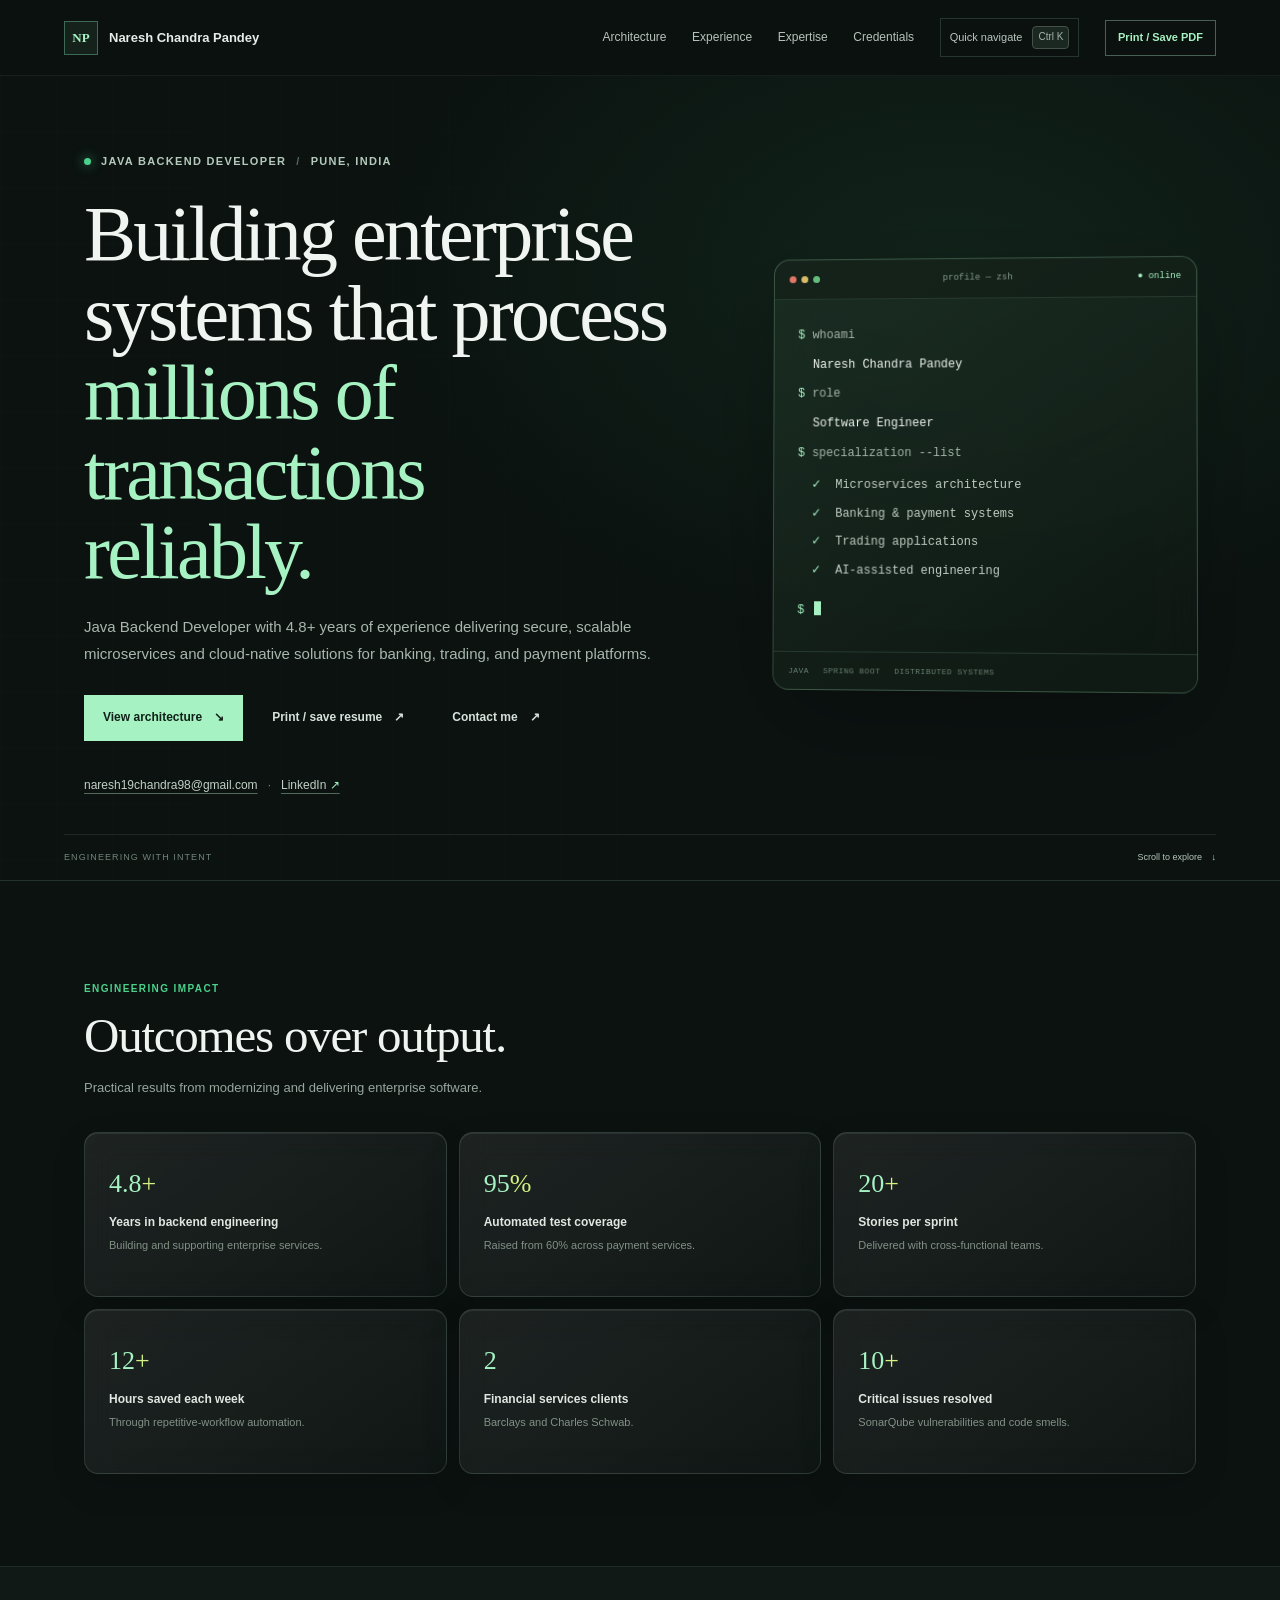
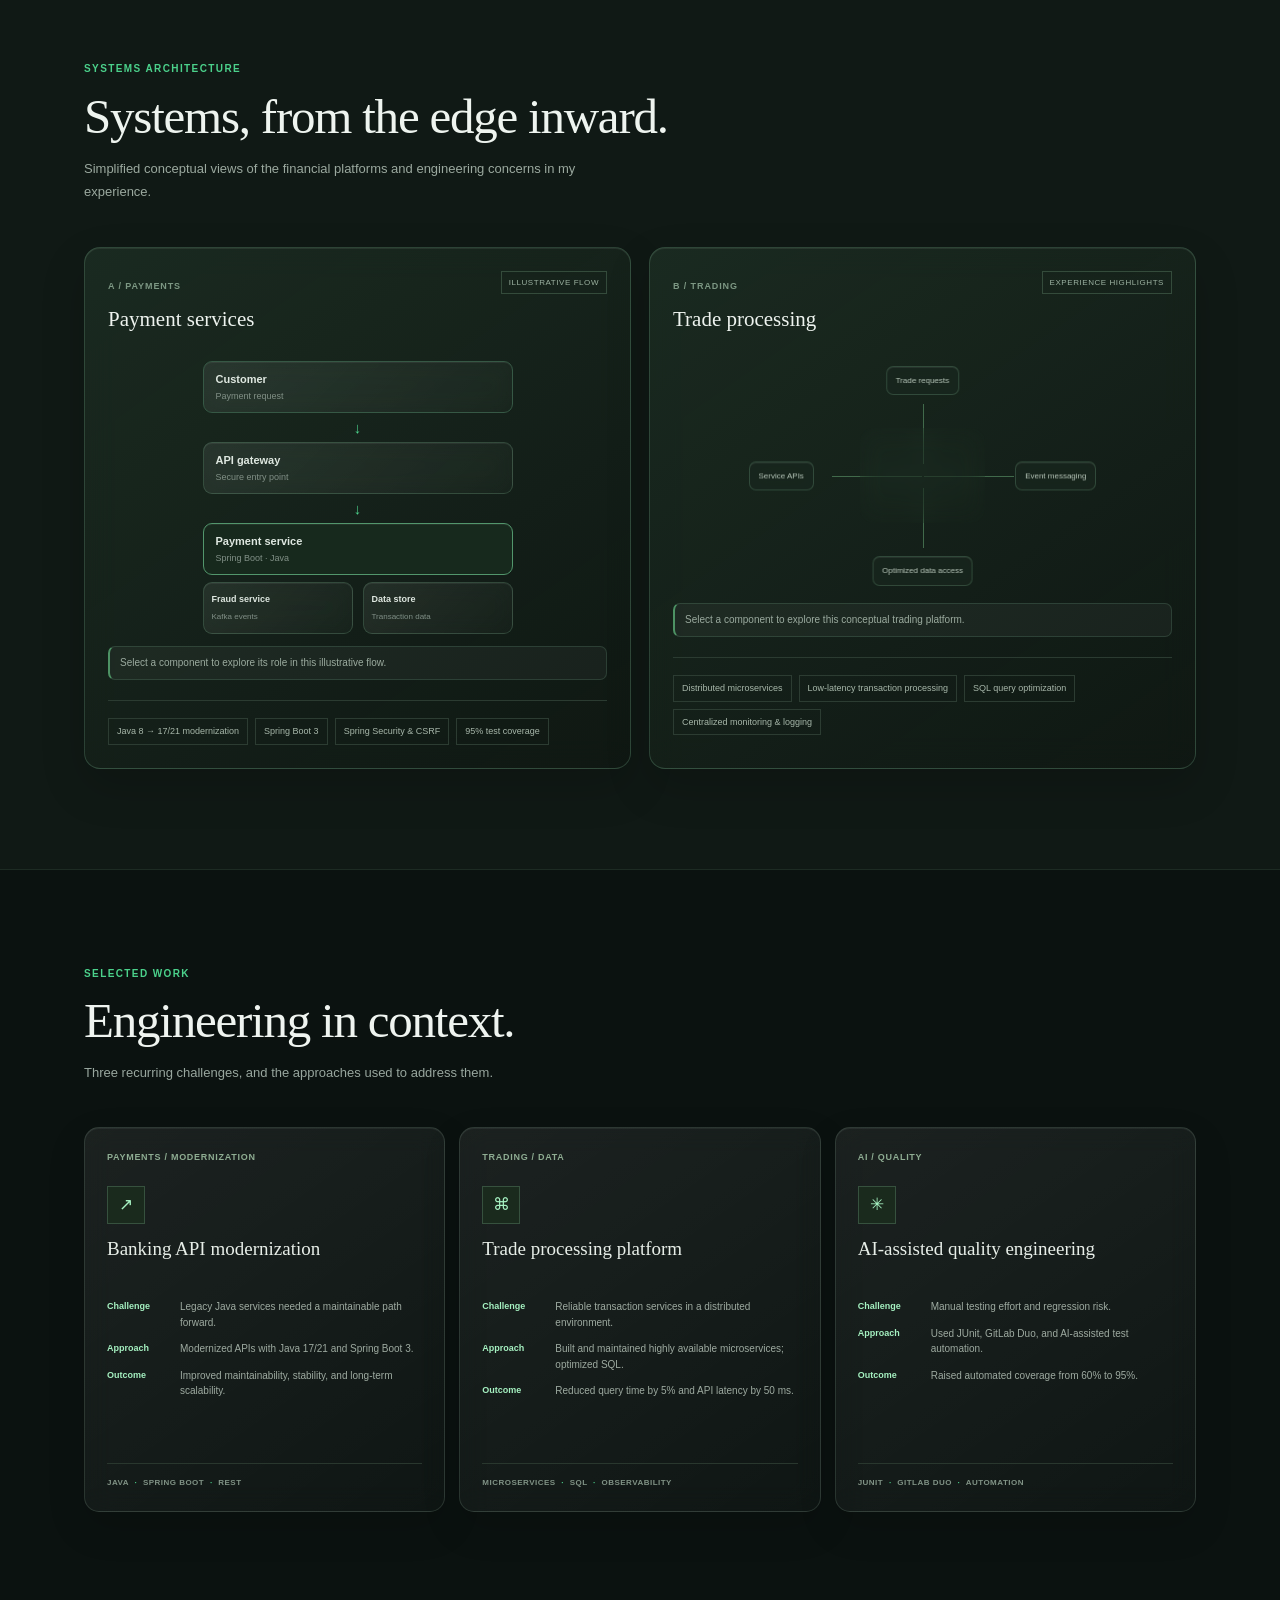
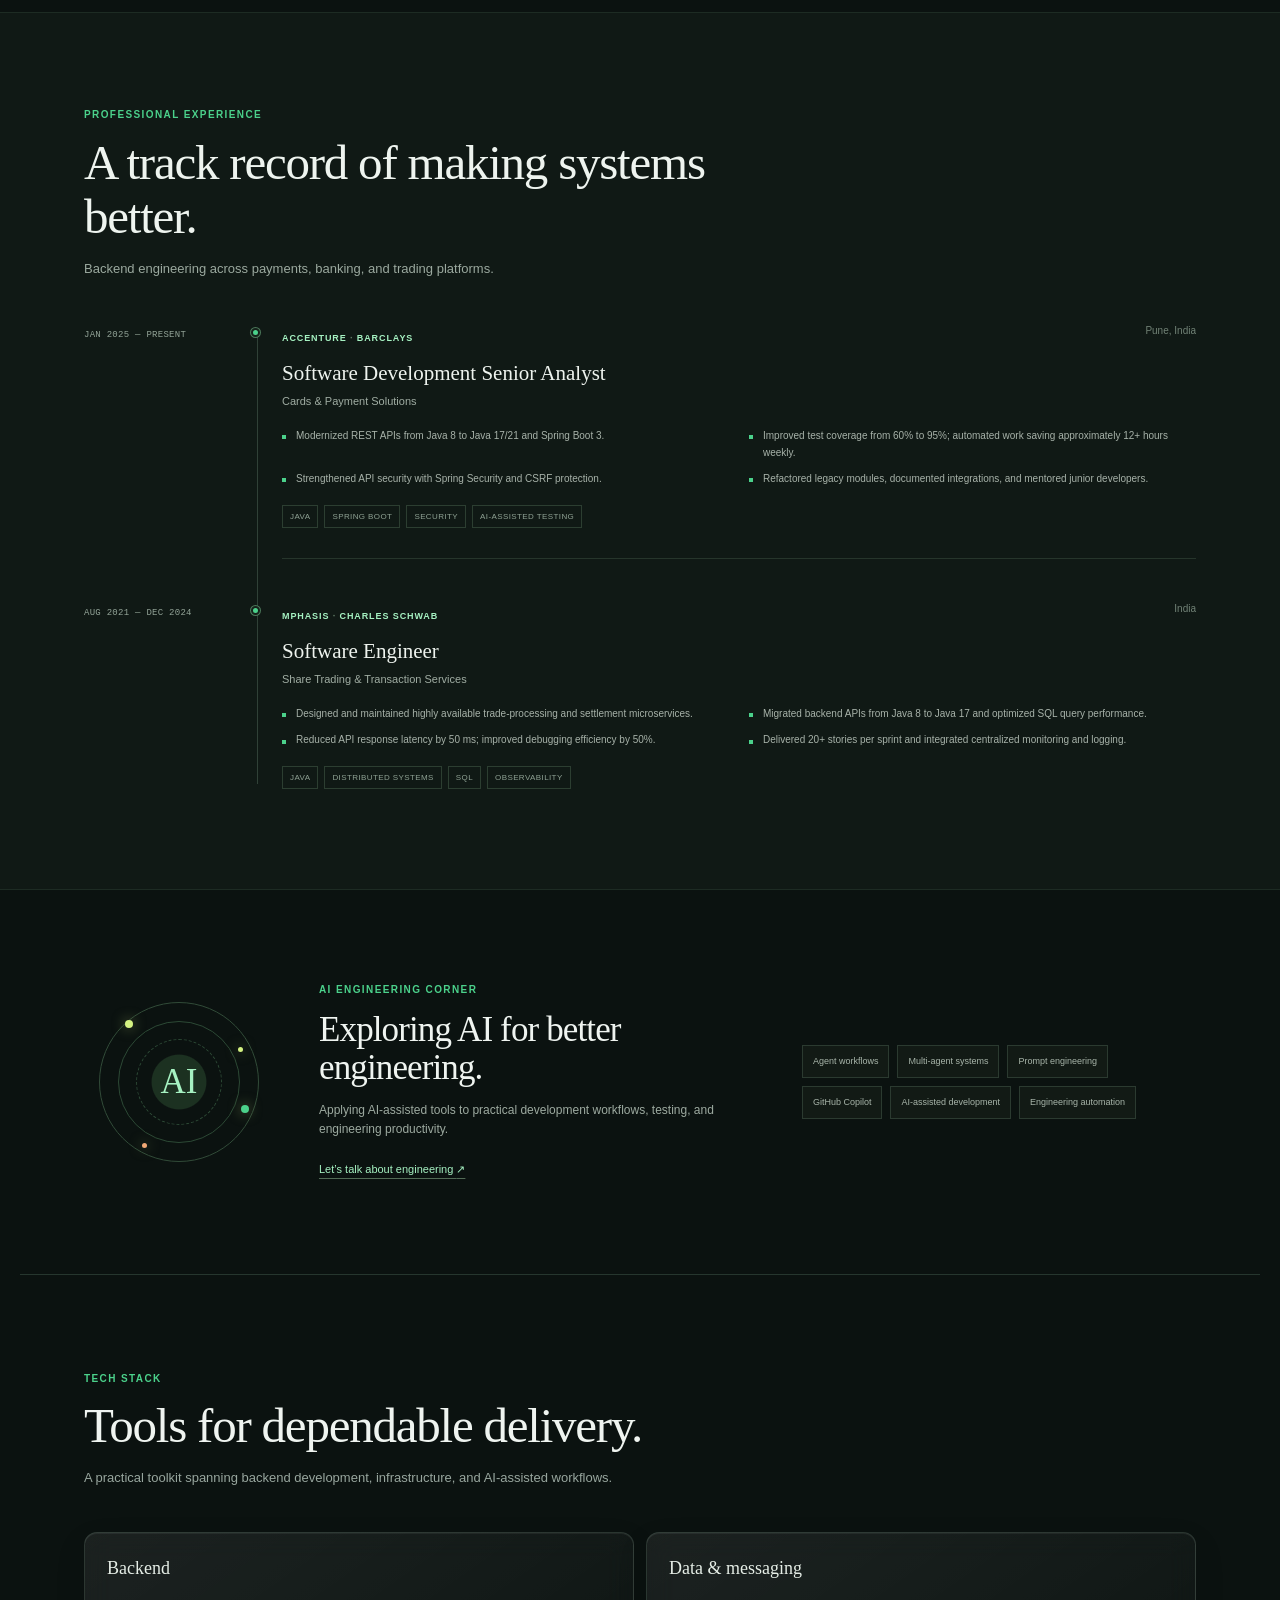
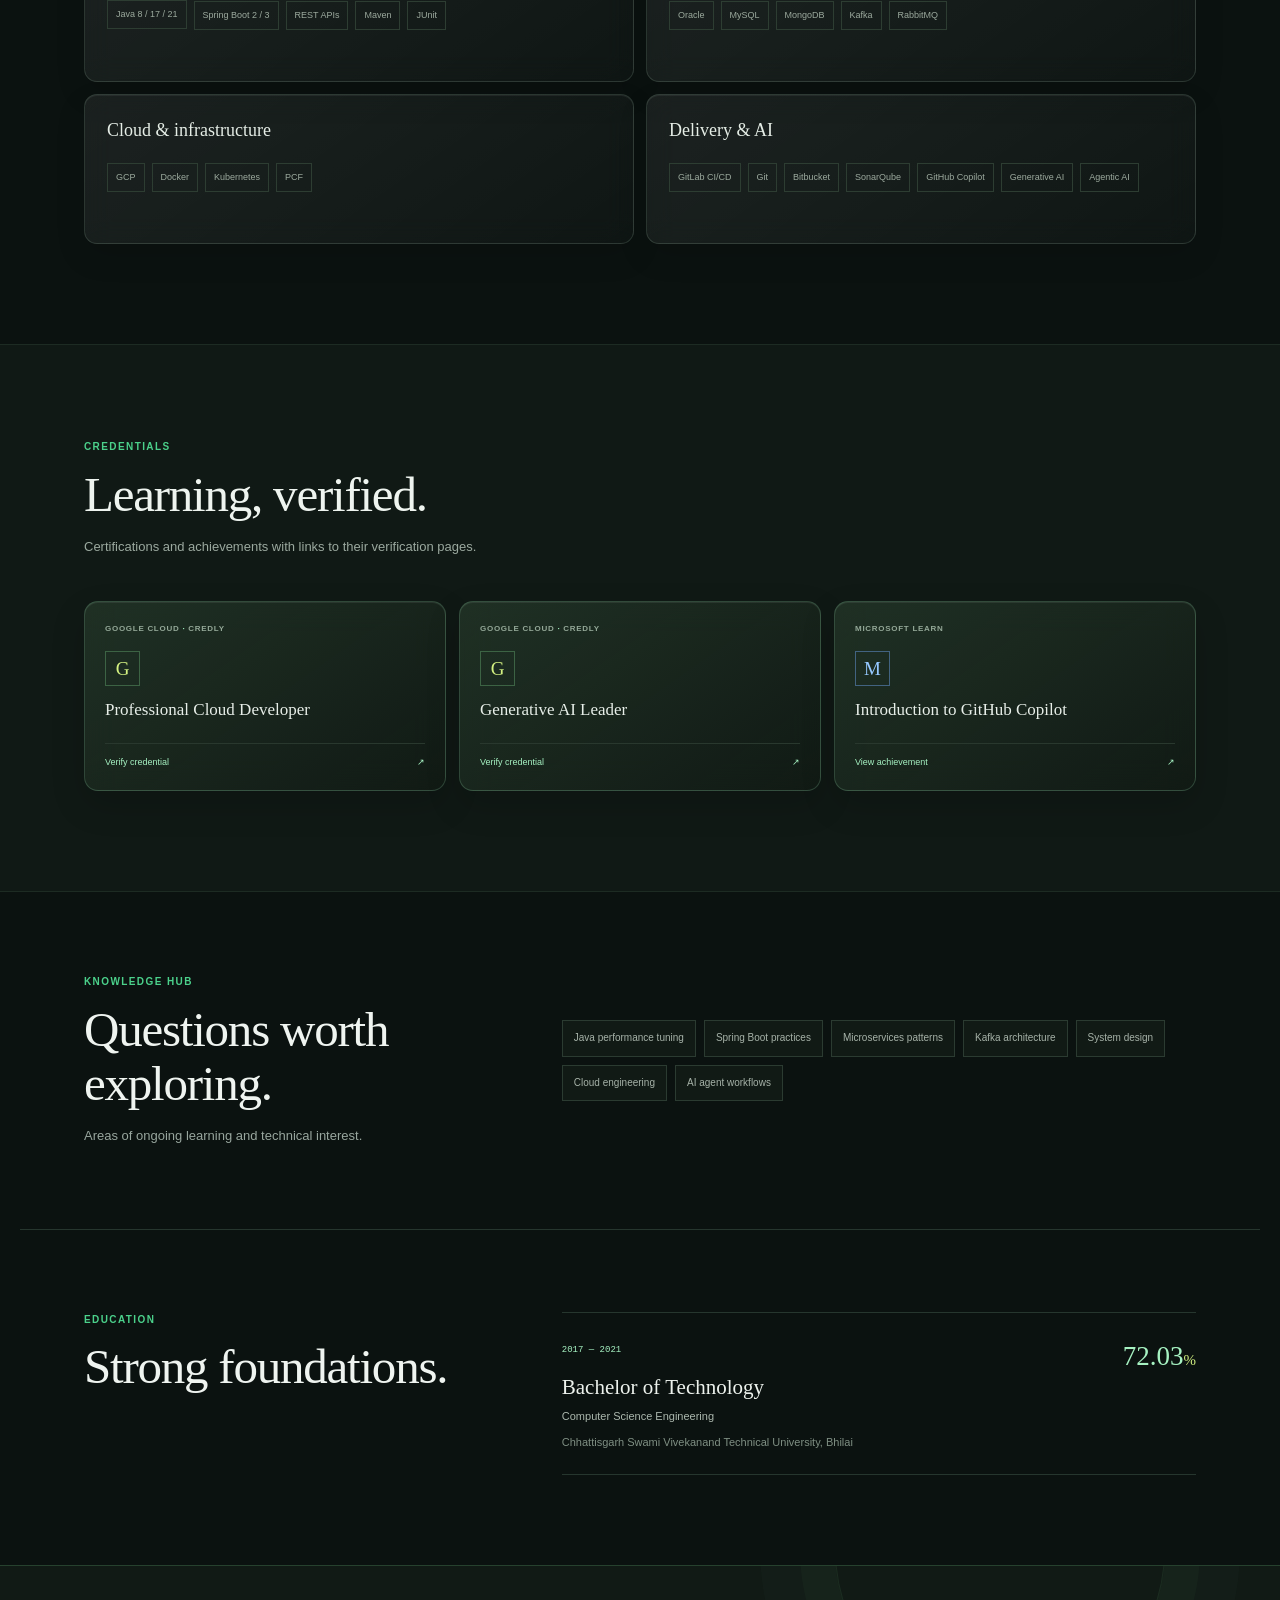
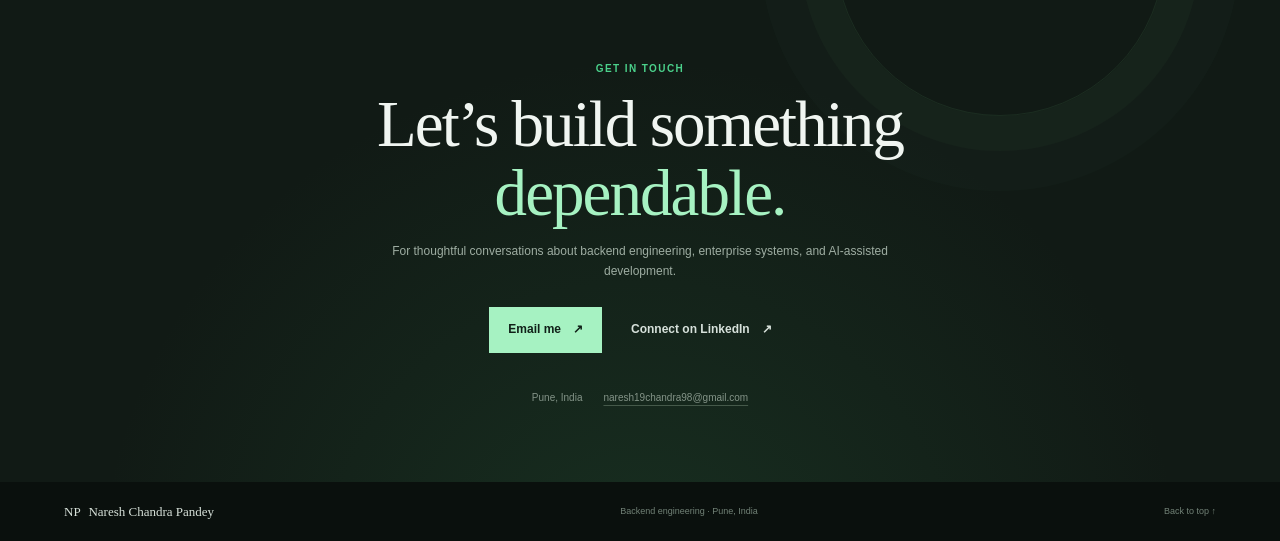
<file: index.html>
<!doctype html>
<html lang="en">
<head>
  <meta charset="utf-8">
  <meta name="viewport" content="width=device-width, initial-scale=1">
  <meta name="theme-color" content="#0b1210">
  <meta name="description" content="Naresh Chandra Pandey is a Java backend developer specializing in enterprise modernization, distributed systems, and financial services.">
  <title>Naresh Chandra Pandey | Backend Engineer</title>
  <link rel="stylesheet" href="styles.css">
  <script src="script.js" defer></script>
</head>
<body>
  <a class="skip-link" href="#main">Skip to content</a>
  <header class="site-header">
    <a class="wordmark" href="#top" aria-label="Naresh Chandra Pandey, home">
      <span class="wordmark-mark">NP</span>
      <span>Naresh Chandra Pandey</span>
    </a>
    <nav class="site-nav" aria-label="Main navigation">
      <a href="#architecture">Architecture</a>
      <a href="#experience">Experience</a>
      <a href="#expertise">Expertise</a>
      <a href="#credentials">Credentials</a>
      <button class="command-trigger" id="open-commands" type="button" aria-haspopup="dialog">
        <span>Quick navigate</span><kbd>Ctrl K</kbd>
      </button>
      <button class="button button-small button-outline" id="print-page" type="button">Print / Save PDF</button>
    </nav>
  </header>

  <main id="main">
    <section class="hero" id="top" aria-labelledby="hero-title">
      <div class="hero-grid" aria-hidden="true"></div>
      <div class="hero-inner">
        <div class="hero-copy">
          <p class="eyebrow"><span class="status-dot"></span> Java Backend Developer <span class="eyebrow-divider">/</span> Pune, India</p>
          <h1 id="hero-title">Building enterprise systems that process <span>millions of transactions reliably.</span></h1>
          <p class="hero-summary">Java Backend Developer with 4.8+ years of experience delivering secure, scalable microservices and cloud-native solutions for banking, trading, and payment platforms.</p>
          <div class="hero-actions">
            <a class="button button-primary" href="#architecture">View architecture <span aria-hidden="true">↘</span></a>
            <button class="button button-quiet" type="button" data-print-resume>Print / save resume <span aria-hidden="true">↗</span></button>
            <a class="button button-quiet" href="#contact">Contact me <span aria-hidden="true">↗</span></a>
          </div>
          <div class="hero-contact" aria-label="Contact links">
            <a href="mailto:naresh19chandra98@gmail.com">naresh19chandra98@gmail.com</a>
            <span aria-hidden="true">·</span>
            <a href="https://www.linkedin.com/in/naresh-chandra-pandey-b0973b1a3/" target="_blank" rel="noopener noreferrer">LinkedIn <span class="external-mark" aria-hidden="true">↗</span></a>
          </div>
        </div>
        <div class="terminal-card" role="group" aria-label="Engineering focus">
          <div class="terminal-top"><span class="terminal-dots" aria-hidden="true"><i></i><i></i><i></i></span><span>profile — zsh</span><span>● online</span></div>
          <div class="sr-only">Terminal summary: Naresh Chandra Pandey, Software Engineer. Specializations include microservices architecture, banking and payment systems, trading applications, and AI engineering workflows.</div>
          <div class="terminal-body" aria-hidden="true">
            <p><span class="terminal-prompt">$</span> <span data-typewriter>whoami</span></p>
            <p class="terminal-output"><span data-typewriter>Naresh Chandra Pandey</span></p>
            <p><span class="terminal-prompt">$</span> <span data-typewriter>role</span></p>
            <p class="terminal-output"><span data-typewriter>Software Engineer</span></p>
            <p><span class="terminal-prompt">$</span> <span data-typewriter>specialization --list</span></p>
            <ul class="terminal-list">
              <li><span>✓</span> Microservices architecture</li>
              <li><span>✓</span> Banking &amp; payment systems</li>
              <li><span>✓</span> Trading applications</li>
              <li><span>✓</span> AI-assisted engineering</li>
            </ul>
            <p class="terminal-ready"><span class="terminal-prompt">$</span> <span class="cursor" aria-hidden="true"></span></p>
          </div>
          <div class="terminal-footer"><span>JAVA</span><span>SPRING BOOT</span><span>DISTRIBUTED SYSTEMS</span></div>
        </div>
      </div>
      <div class="hero-bottom"><span>ENGINEERING WITH INTENT</span><a href="#impact">Scroll to explore <span aria-hidden="true">↓</span></a></div>
    </section>

    <section class="impact-section section-wrap" id="impact" aria-labelledby="impact-title">
      <div class="section-intro">
        <p class="section-kicker">Engineering impact</p>
        <h2 id="impact-title">Outcomes over output.</h2>
        <p>Practical results from modernizing and delivering enterprise software.</p>
      </div>
      <div class="impact-grid">
        <article class="impact-card"><strong aria-label="4.8 plus years"><span class="counter-value" data-counter="4.8" data-decimals="1" aria-hidden="true">4.8</span><span aria-hidden="true">+</span></strong><h3>Years in backend engineering</h3><p>Building and supporting enterprise services.</p></article>
        <article class="impact-card"><strong aria-label="95 percent"><span class="counter-value" data-counter="95" aria-hidden="true">95</span><span aria-hidden="true">%</span></strong><h3>Automated test coverage</h3><p>Raised from 60% across payment services.</p></article>
        <article class="impact-card"><strong aria-label="20 plus stories"><span class="counter-value" data-counter="20" aria-hidden="true">20</span><span aria-hidden="true">+</span></strong><h3>Stories per sprint</h3><p>Delivered with cross-functional teams.</p></article>
        <article class="impact-card"><strong aria-label="12 plus hours"><span class="counter-value" data-counter="12" aria-hidden="true">12</span><span aria-hidden="true">+</span></strong><h3>Hours saved each week</h3><p>Through repetitive-workflow automation.</p></article>
        <article class="impact-card"><strong aria-label="2 financial services clients"><span class="counter-value" data-counter="2" aria-hidden="true">2</span></strong><h3>Financial services clients</h3><p>Barclays and Charles Schwab.</p></article>
        <article class="impact-card"><strong aria-label="10 plus critical issues"><span class="counter-value" data-counter="10" aria-hidden="true">10</span><span aria-hidden="true">+</span></strong><h3>Critical issues resolved</h3><p>SonarQube vulnerabilities and code smells.</p></article>
      </div>
    </section>

    <section class="architecture-section section-dark" id="architecture" aria-labelledby="architecture-title">
      <div class="section-wrap">
        <div class="section-intro section-intro-light">
          <p class="section-kicker">Systems architecture</p>
          <h2 id="architecture-title">Systems, from the edge inward.</h2>
          <p>Simplified conceptual views of the financial platforms and engineering concerns in my experience.</p>
        </div>
        <div class="architecture-grid">
          <article class="architecture-card">
            <div class="architecture-heading"><div><span class="card-index">A / PAYMENTS</span><h3>Payment services</h3></div><span class="architecture-tag">Illustrative flow</span></div>
            <div class="flow-diagram" role="group" aria-label="Interactive illustrative payment flow">
              <button class="flow-node flow-node-entry" type="button" data-architecture-node data-detail="The customer initiates a payment request."><strong>Customer</strong><small>Payment request</small></button>
              <span class="flow-arrow" aria-hidden="true">↓</span>
              <button class="flow-node" type="button" data-architecture-node data-detail="The API gateway provides a secure entry point for payment requests."><strong>API gateway</strong><small>Secure entry point</small></button>
              <span class="flow-arrow" aria-hidden="true">↓</span>
              <button class="flow-node flow-node-accent" type="button" data-architecture-node data-detail="The Java and Spring Boot payment service handles the core payment workflow."><strong>Payment service</strong><small>Spring Boot · Java</small></button>
              <div class="flow-branches">
                <button class="flow-node" type="button" data-architecture-node data-detail="A Kafka event connects payment processing with a fraud service."><strong>Fraud service</strong><small>Kafka events</small></button>
                <button class="flow-node" type="button" data-architecture-node data-detail="The data store persists transaction information."><strong>Data store</strong><small>Transaction data</small></button>
              </div>
            </div>
            <p class="diagram-detail" aria-live="polite">Select a component to explore its role in this illustrative flow.</p>
            <ul class="architecture-highlights"><li>Java 8 → 17/21 modernization</li><li>Spring Boot 3</li><li>Spring Security &amp; CSRF</li><li>95% test coverage</li></ul>
          </article>
          <article class="architecture-card architecture-card-trading">
            <div class="architecture-heading"><div><span class="card-index">B / TRADING</span><h3>Trade processing</h3></div><span class="architecture-tag">Experience highlights</span></div>
            <div class="trading-visual" role="group" aria-label="Interactive conceptual distributed trading platform">
              <button class="trade-center" type="button" data-architecture-node data-detail="High-availability transaction services coordinate trading workflows." aria-pressed="false"><span class="trade-pulse" aria-hidden="true"></span><strong>Transaction<br>services</strong><small>High availability</small></button>
              <button class="trade-node trade-node-top" type="button" data-architecture-node data-detail="Trade requests enter the platform and begin transaction processing." aria-pressed="false">Trade requests</button>
              <button class="trade-node trade-node-left" type="button" data-architecture-node data-detail="Service APIs expose functionality across distributed services." aria-pressed="false">Service APIs</button>
              <button class="trade-node trade-node-right" type="button" data-architecture-node data-detail="Event messaging supports communication between distributed services." aria-pressed="false">Event messaging</button>
              <button class="trade-node trade-node-bottom" type="button" data-architecture-node data-detail="Optimized data access supports transaction processing." aria-pressed="false">Optimized data access</button>
              <div class="trade-line trade-line-one" aria-hidden="true"></div><div class="trade-line trade-line-two" aria-hidden="true"></div><div class="trade-line trade-line-three" aria-hidden="true"></div><div class="trade-line trade-line-four" aria-hidden="true"></div>
            </div>
            <p class="diagram-detail" aria-live="polite">Select a component to explore this conceptual trading platform.</p>
            <ul class="architecture-highlights"><li>Distributed microservices</li><li>Low-latency transaction processing</li><li>SQL query optimization</li><li>Centralized monitoring &amp; logging</li></ul>
          </article>
        </div>
      </div>
    </section>

    <section class="case-section section-wrap" id="case-studies" aria-labelledby="case-title">
      <div class="section-intro">
        <p class="section-kicker">Selected work</p>
        <h2 id="case-title">Engineering in context.</h2>
        <p>Three recurring challenges, and the approaches used to address them.</p>
      </div>
      <div class="case-grid">
        <article class="case-card"><span class="case-label">PAYMENTS / MODERNIZATION</span><div class="case-icon" aria-hidden="true">↗</div><h3>Banking API modernization</h3><dl><div><dt>Challenge</dt><dd>Legacy Java services needed a maintainable path forward.</dd></div><div><dt>Approach</dt><dd>Modernized APIs with Java 17/21 and Spring Boot 3.</dd></div><div><dt>Outcome</dt><dd>Improved maintainability, stability, and long-term scalability.</dd></div></dl><span class="case-stack">JAVA <i>·</i> SPRING BOOT <i>·</i> REST</span></article>
        <article class="case-card"><span class="case-label">TRADING / DATA</span><div class="case-icon" aria-hidden="true">⌘</div><h3>Trade processing platform</h3><dl><div><dt>Challenge</dt><dd>Reliable transaction services in a distributed environment.</dd></div><div><dt>Approach</dt><dd>Built and maintained highly available microservices; optimized SQL.</dd></div><div><dt>Outcome</dt><dd>Reduced query time by 5% and API latency by 50 ms.</dd></div></dl><span class="case-stack">MICROSERVICES <i>·</i> SQL <i>·</i> OBSERVABILITY</span></article>
        <article class="case-card"><span class="case-label">AI / QUALITY</span><div class="case-icon" aria-hidden="true">✳</div><h3>AI-assisted quality engineering</h3><dl><div><dt>Challenge</dt><dd>Manual testing effort and regression risk.</dd></div><div><dt>Approach</dt><dd>Used JUnit, GitLab Duo, and AI-assisted test automation.</dd></div><div><dt>Outcome</dt><dd>Raised automated coverage from 60% to 95%.</dd></div></dl><span class="case-stack">JUNIT <i>·</i> GITLAB DUO <i>·</i> AUTOMATION</span></article>
      </div>
    </section>

    <section class="experience-section section-dark" id="experience" aria-labelledby="experience-title">
      <div class="section-wrap">
        <div class="section-intro section-intro-light">
          <p class="section-kicker">Professional experience</p>
          <h2 id="experience-title">A track record of making systems better.</h2>
          <p>Backend engineering across payments, banking, and trading platforms.</p>
        </div>
        <div class="timeline">
          <article class="timeline-item">
            <div class="timeline-date"><span>JAN 2025 — PRESENT</span><i></i></div>
            <div class="timeline-content"><div class="timeline-heading"><div><span class="timeline-company">ACCENTURE <span>·</span> BARCLAYS</span><h3>Software Development Senior Analyst</h3><p>Cards &amp; Payment Solutions</p></div><span class="timeline-period">Pune, India</span></div>
              <ul class="timeline-points"><li>Modernized REST APIs from Java 8 to Java 17/21 and Spring Boot 3.</li><li>Improved test coverage from 60% to 95%; automated work saving approximately 12+ hours weekly.</li><li>Strengthened API security with Spring Security and CSRF protection.</li><li>Refactored legacy modules, documented integrations, and mentored junior developers.</li></ul>
              <div class="timeline-tags"><span>JAVA</span><span>SPRING BOOT</span><span>SECURITY</span><span>AI-ASSISTED TESTING</span></div>
            </div>
          </article>
          <article class="timeline-item">
            <div class="timeline-date"><span>AUG 2021 — DEC 2024</span><i></i></div>
            <div class="timeline-content"><div class="timeline-heading"><div><span class="timeline-company">MPHASIS <span>·</span> CHARLES SCHWAB</span><h3>Software Engineer</h3><p>Share Trading &amp; Transaction Services</p></div><span class="timeline-period">India</span></div>
              <ul class="timeline-points"><li>Designed and maintained highly available trade-processing and settlement microservices.</li><li>Migrated backend APIs from Java 8 to Java 17 and optimized SQL query performance.</li><li>Reduced API response latency by 50 ms; improved debugging efficiency by 50%.</li><li>Delivered 20+ stories per sprint and integrated centralized monitoring and logging.</li></ul>
              <div class="timeline-tags"><span>JAVA</span><span>DISTRIBUTED SYSTEMS</span><span>SQL</span><span>OBSERVABILITY</span></div>
            </div>
          </article>
        </div>
      </div>
    </section>

    <section class="ai-section section-wrap" id="ai-engineering" aria-labelledby="ai-title">
      <div class="ai-orbit" aria-hidden="true"><span>AI</span><i></i><i></i><i></i><i></i></div>
      <div class="ai-copy"><p class="section-kicker">AI engineering corner</p><h2 id="ai-title">Exploring AI for better engineering.</h2><p>Applying AI-assisted tools to practical development workflows, testing, and engineering productivity.</p><a href="#contact" class="text-link">Let’s talk about engineering <span aria-hidden="true">↗</span></a></div>
      <div class="ai-topics" aria-label="AI engineering focus areas"><span>Agent workflows</span><span>Multi-agent systems</span><span>Prompt engineering</span><span>GitHub Copilot</span><span>AI-assisted development</span><span>Engineering automation</span></div>
    </section>

    <section class="expertise-section section-wrap" id="expertise" aria-labelledby="expertise-title">
      <div class="section-intro">
        <p class="section-kicker">Tech stack</p>
        <h2 id="expertise-title">Tools for dependable delivery.</h2>
        <p>A practical toolkit spanning backend development, infrastructure, and AI-assisted workflows.</p>
      </div>
      <div class="stack-grid">
        <article class="stack-card"><h3>Backend</h3><div class="stack-tags"><span>Java 8 / 17 / 21</span><span>Spring Boot 2 / 3</span><span>REST APIs</span><span>Maven</span><span>JUnit</span></div></article>
        <article class="stack-card"><h3>Data &amp; messaging</h3><div class="stack-tags"><span>Oracle</span><span>MySQL</span><span>MongoDB</span><span>Kafka</span><span>RabbitMQ</span></div></article>
        <article class="stack-card"><h3>Cloud &amp; infrastructure</h3><div class="stack-tags"><span>GCP</span><span>Docker</span><span>Kubernetes</span><span>PCF</span></div></article>
        <article class="stack-card"><h3>Delivery &amp; AI</h3><div class="stack-tags"><span>GitLab CI/CD</span><span>Git</span><span>Bitbucket</span><span>SonarQube</span><span>GitHub Copilot</span><span>Generative AI</span><span>Agentic AI</span></div></article>
      </div>
    </section>

    <section class="credentials-section section-dark" id="credentials" aria-labelledby="credentials-title">
      <div class="section-wrap">
        <div class="section-intro section-intro-light">
          <p class="section-kicker">Credentials</p>
          <h2 id="credentials-title">Learning, verified.</h2>
          <p>Certifications and achievements with links to their verification pages.</p>
        </div>
        <div class="credential-grid">
          <a class="credential-card" href="https://www.credly.com/badges/05f91e37-56e4-4974-9995-8ab682bf29a2/linked_in_profile" target="_blank" rel="noopener noreferrer"><span class="credential-type">GOOGLE CLOUD <i>·</i> CREDLY</span><span class="credential-symbol" aria-hidden="true">G</span><h3>Professional Cloud Developer</h3><span class="credential-link">Verify credential <b aria-hidden="true">↗</b></span></a>
          <a class="credential-card" href="https://www.credly.com/badges/91d76ada-a0a5-4c9b-b654-f2ea7abba01b/linked_in?t=t9l62x" target="_blank" rel="noopener noreferrer"><span class="credential-type">GOOGLE CLOUD <i>·</i> CREDLY</span><span class="credential-symbol" aria-hidden="true">G</span><h3>Generative AI Leader</h3><span class="credential-link">Verify credential <b aria-hidden="true">↗</b></span></a>
          <a class="credential-card" href="https://learn.microsoft.com/en-us/users/nareshchandrapandey-7624/achievements/d6vbt5aj" target="_blank" rel="noopener noreferrer"><span class="credential-type">MICROSOFT LEARN</span><span class="credential-symbol credential-symbol-ms" aria-hidden="true">M</span><h3>Introduction to GitHub Copilot</h3><span class="credential-link">View achievement <b aria-hidden="true">↗</b></span></a>
        </div>
      </div>
    </section>

    <section class="knowledge-section section-wrap" id="knowledge" aria-labelledby="knowledge-title">
      <div class="section-intro">
        <p class="section-kicker">Knowledge hub</p>
        <h2 id="knowledge-title">Questions worth exploring.</h2>
        <p>Areas of ongoing learning and technical interest.</p>
      </div>
      <div class="knowledge-grid">
        <span>Java performance tuning</span><span>Spring Boot practices</span><span>Microservices patterns</span><span>Kafka architecture</span><span>System design</span><span>Cloud engineering</span><span>AI agent workflows</span>
      </div>
    </section>

    <section class="education-section section-wrap" id="education" aria-labelledby="education-title">
      <div class="section-intro">
        <p class="section-kicker">Education</p>
        <h2 id="education-title">Strong foundations.</h2>
      </div>
      <div class="education-detail">
        <div><span class="education-year">2017 — 2021</span><h3>Bachelor of Technology</h3><p>Computer Science Engineering</p><p class="institution">Chhattisgarh Swami Vivekanand Technical University, Bhilai</p></div>
        <strong>72.03<span>%</span></strong>
      </div>
    </section>

    <section class="contact-section" id="contact" aria-labelledby="contact-title">
      <div class="contact-glow" aria-hidden="true"></div>
      <div class="contact-inner">
        <p class="section-kicker">Get in touch</p>
        <h2 id="contact-title">Let’s build something <span>dependable.</span></h2>
        <p>For thoughtful conversations about backend engineering, enterprise systems, and AI-assisted development.</p>
        <div class="contact-actions"><a class="button button-primary" href="mailto:naresh19chandra98@gmail.com">Email me <span aria-hidden="true">↗</span></a><a class="button button-quiet" href="https://www.linkedin.com/in/naresh-chandra-pandey-b0973b1a3/" target="_blank" rel="noopener noreferrer">Connect on LinkedIn <span aria-hidden="true">↗</span></a></div>
        <div class="contact-meta"><span>Pune, India</span><a href="mailto:naresh19chandra98@gmail.com">naresh19chandra98@gmail.com</a></div>
      </div>
    </section>
  </main>

  <footer class="site-footer"><a class="footer-name" href="#top">NP <span>Naresh Chandra Pandey</span></a><span>Backend engineering · Pune, India</span><a href="#top">Back to top ↑</a></footer>

  <dialog class="command-dialog" id="command-dialog" aria-labelledby="command-title">
    <div class="command-head"><div><p class="section-kicker">NAVIGATION</p><h2 id="command-title">Where to?</h2></div><button class="dialog-close" type="button" id="close-commands" aria-label="Close command palette">Esc</button></div>
    <label class="command-search"><span aria-hidden="true">⌕</span><input id="command-search" type="search" aria-label="Search sections or actions" placeholder="Search sections or actions..." autocomplete="off"><kbd>ESC</kbd></label>
    <p class="command-label">JUMP TO</p>
    <div class="command-list" id="command-list">
      <a class="command-item" href="#main" data-search="about profile overview"><span class="command-icon">⌂</span><span>About<small>Profile and introduction</small></span><kbd>↵</kbd></a>
      <a class="command-item" href="#case-studies" data-search="projects case studies work"><span class="command-icon">◫</span><span>Projects &amp; case studies<small>Selected engineering work</small></span><kbd>↵</kbd></a>
      <a class="command-item" href="#experience" data-search="experience employment career"><span class="command-icon">⌁</span><span>Experience<small>Professional timeline</small></span><kbd>↵</kbd></a>
      <a class="command-item" href="#expertise" data-search="skills technology tech stack"><span class="command-icon">⌘</span><span>Skills &amp; tech stack<small>Tools and technologies</small></span><kbd>↵</kbd></a>
      <a class="command-item" href="#architecture" data-search="architecture systems diagrams"><span class="command-icon">⌬</span><span>Architecture<small>Systems and services</small></span><kbd>↵</kbd></a>
      <a class="command-item" href="#credentials" data-search="certifications credentials badges"><span class="command-icon">✳</span><span>Certifications<small>Verified credentials</small></span><kbd>↵</kbd></a>
      <button class="command-item" type="button" data-action="print" data-search="resume print pdf download"><span class="command-icon">↓</span><span>Print / save resume<small>Open the browser print dialog</small></span><kbd>↵</kbd></button>
      <a class="command-item" href="#contact" data-search="contact email linkedin"><span class="command-icon">↗</span><span>Contact<small>Email and LinkedIn</small></span><kbd>↵</kbd></a>
    </div>
    <p class="command-empty" id="command-empty" hidden>No matching sections.</p>
    <div class="command-foot"><span>Navigate your way</span><span><kbd>Ctrl</kbd> <kbd>K</kbd> to open</span></div>
  </dialog>
</body>
</html>
</file>
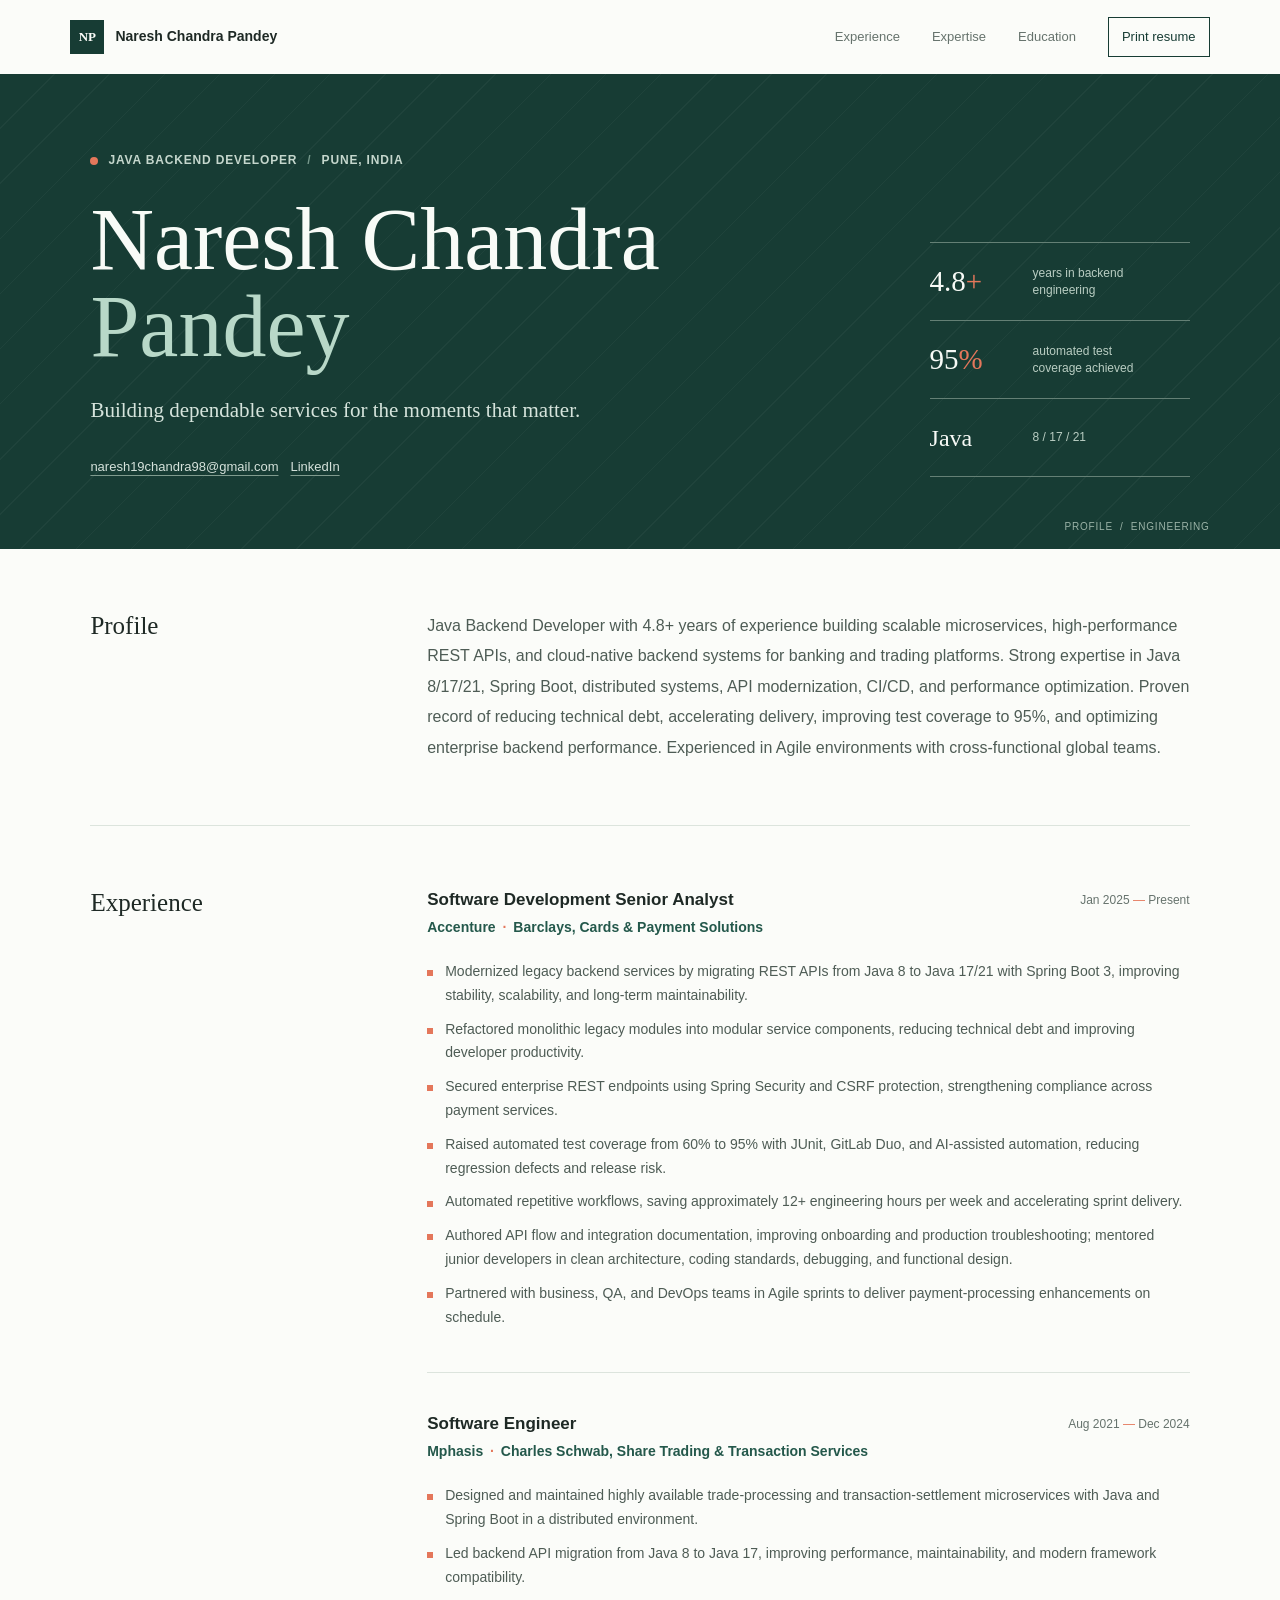
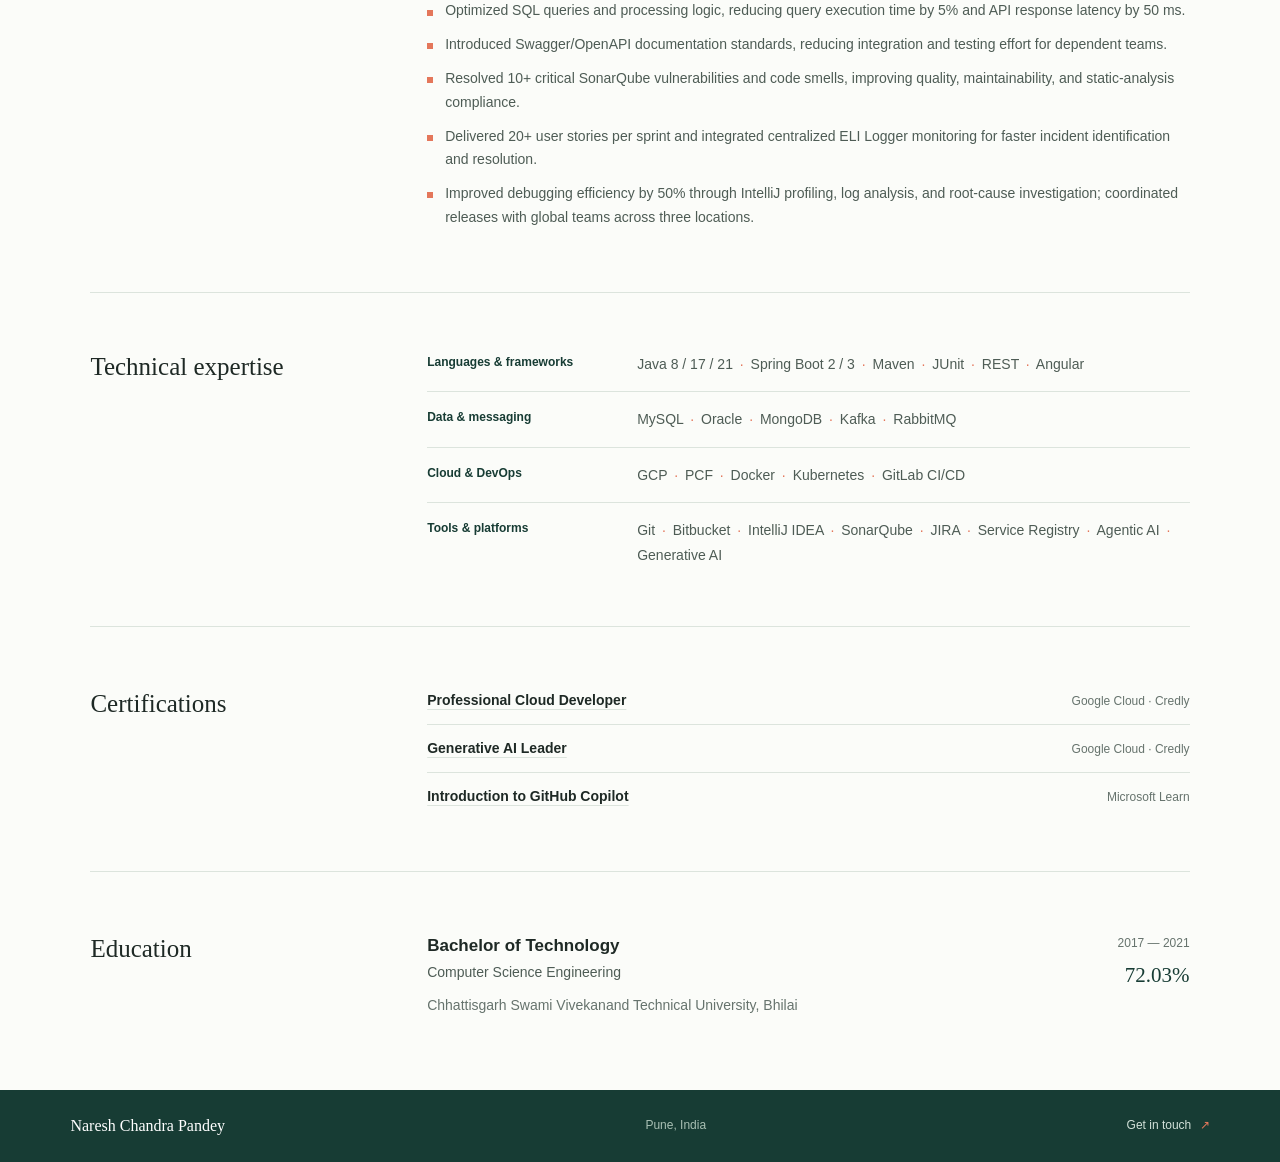
<file: Profile/index.html>
<!doctype html>
<html lang="en">
<head>
  <meta charset="utf-8">
  <meta name="viewport" content="width=device-width, initial-scale=1">
  <meta name="theme-color" content="#173c34">
  <meta name="description" content="Resume and professional profile of Naresh Chandra Pandey, Java Backend Developer in Pune, India.">
  <title>Naresh Chandra Pandey | Java Backend Developer</title>
  <link rel="stylesheet" href="styles.css">
  <script src="script.js" defer></script>
</head>
<body>
  <a class="skip-link" href="#main">Skip to content</a>
  <header class="site-header">
    <a class="wordmark" href="#top" aria-label="Naresh Chandra Pandey, home"><span class="wordmark-mark">NP</span><span>Naresh Chandra Pandey</span></a>
    <nav class="site-nav" aria-label="Main navigation">
      <a href="#experience">Experience</a>
      <a href="#expertise">Expertise</a>
      <a href="#education">Education</a>
      <button class="print-button" type="button" id="print-page">Print resume</button>
    </nav>
  </header>

  <main id="main">
    <section class="hero" id="top" aria-labelledby="hero-title">
      <div class="hero-inner">
        <div class="hero-copy">
          <p class="eyebrow"><span class="status-dot" aria-hidden="true"></span> Java Backend Developer <span class="eyebrow-divider">/</span> Pune, India</p>
          <h1 id="hero-title">Naresh Chandra <span>Pandey</span></h1>
          <p class="hero-summary">Building dependable services for the moments that matter.</p>
          <div class="hero-contact" aria-label="Contact information">
            <a href="mailto:naresh19chandra98@gmail.com">naresh19chandra98@gmail.com</a>
            <a href="https://www.linkedin.com/in/naresh-chandra-pandey-b0973b1a3/" target="_blank" rel="noopener noreferrer">LinkedIn</a>
          </div>
        </div>
        <aside class="hero-facts" aria-label="Professional highlights">
          <div class="fact"><strong>4.8<span>+</span></strong><span>years in backend engineering</span></div>
          <div class="fact"><strong>95<span>%</span></strong><span>automated test coverage achieved</span></div>
          <div class="fact"><strong>Java</strong><span>8 / 17 / 21</span></div>
        </aside>
      </div>
      <div class="hero-index" aria-hidden="true">PROFILE&nbsp; / &nbsp;ENGINEERING</div>
    </section>

    <div class="page-shell">
      <section class="content-section summary-section" aria-labelledby="summary-title">
        <div class="section-heading"><h2 id="summary-title">Profile</h2></div>
        <div class="section-body">
          <p class="profile-copy">Java Backend Developer with 4.8+ years of experience building scalable microservices, high-performance REST APIs, and cloud-native backend systems for banking and trading platforms. Strong expertise in Java 8/17/21, Spring Boot, distributed systems, API modernization, CI/CD, and performance optimization. Proven record of reducing technical debt, accelerating delivery, improving test coverage to 95%, and optimizing enterprise backend performance. Experienced in Agile environments with cross-functional global teams.</p>
        </div>
      </section>

      <section class="content-section" id="experience" aria-labelledby="experience-title">
        <div class="section-heading"><h2 id="experience-title">Experience</h2></div>
        <div class="section-body experience-list">
          <article class="role">
            <div class="role-meta">
              <div><h3>Software Development Senior Analyst</h3><p class="company">Accenture <span>·</span> Barclays, Cards &amp; Payment Solutions</p></div>
              <p class="dates">Jan 2025 <span>—</span> Present</p>
            </div>
            <ul class="achievement-list">
              <li>Modernized legacy backend services by migrating REST APIs from Java 8 to Java 17/21 with Spring Boot 3, improving stability, scalability, and long-term maintainability.</li>
              <li>Refactored monolithic legacy modules into modular service components, reducing technical debt and improving developer productivity.</li>
              <li>Secured enterprise REST endpoints using Spring Security and CSRF protection, strengthening compliance across payment services.</li>
              <li>Raised automated test coverage from 60% to 95% with JUnit, GitLab Duo, and AI-assisted automation, reducing regression defects and release risk.</li>
              <li>Automated repetitive workflows, saving approximately 12+ engineering hours per week and accelerating sprint delivery.</li>
              <li>Authored API flow and integration documentation, improving onboarding and production troubleshooting; mentored junior developers in clean architecture, coding standards, debugging, and functional design.</li>
              <li>Partnered with business, QA, and DevOps teams in Agile sprints to deliver payment-processing enhancements on schedule.</li>
            </ul>
          </article>

          <article class="role">
            <div class="role-meta">
              <div><h3>Software Engineer</h3><p class="company">Mphasis <span>·</span> Charles Schwab, Share Trading &amp; Transaction Services</p></div>
              <p class="dates">Aug 2021 <span>—</span> Dec 2024</p>
            </div>
            <ul class="achievement-list">
              <li>Designed and maintained highly available trade-processing and transaction-settlement microservices with Java and Spring Boot in a distributed environment.</li>
              <li>Led backend API migration from Java 8 to Java 17, improving performance, maintainability, and modern framework compatibility.</li>
              <li>Optimized SQL queries and processing logic, reducing query execution time by 5% and API response latency by 50 ms.</li>
              <li>Introduced Swagger/OpenAPI documentation standards, reducing integration and testing effort for dependent teams.</li>
              <li>Resolved 10+ critical SonarQube vulnerabilities and code smells, improving quality, maintainability, and static-analysis compliance.</li>
              <li>Delivered 20+ user stories per sprint and integrated centralized ELI Logger monitoring for faster incident identification and resolution.</li>
              <li>Improved debugging efficiency by 50% through IntelliJ profiling, log analysis, and root-cause investigation; coordinated releases with global teams across three locations.</li>
            </ul>
          </article>
        </div>
      </section>

      <section class="content-section expertise-section" id="expertise" aria-labelledby="expertise-title">
        <div class="section-heading"><h2 id="expertise-title">Technical expertise</h2></div>
        <div class="section-body skill-groups">
          <div class="skill-row"><h3>Languages &amp; frameworks</h3><p>Java 8 / 17 / 21 <span>·</span> Spring Boot 2 / 3 <span>·</span> Maven <span>·</span> JUnit <span>·</span> REST <span>·</span> Angular</p></div>
          <div class="skill-row"><h3>Data &amp; messaging</h3><p>MySQL <span>·</span> Oracle <span>·</span> MongoDB <span>·</span> Kafka <span>·</span> RabbitMQ</p></div>
          <div class="skill-row"><h3>Cloud &amp; DevOps</h3><p>GCP <span>·</span> PCF <span>·</span> Docker <span>·</span> Kubernetes <span>·</span> GitLab CI/CD</p></div>
          <div class="skill-row"><h3>Tools &amp; platforms</h3><p>Git <span>·</span> Bitbucket <span>·</span> IntelliJ IDEA <span>·</span> SonarQube <span>·</span> JIRA <span>·</span> Service Registry <span>·</span> Agentic AI <span>·</span> Generative AI</p></div>
        </div>
      </section>

      <section class="content-section credentials-section" aria-labelledby="credentials-title">
        <div class="section-heading"><h2 id="credentials-title">Certifications</h2></div>
        <div class="section-body credential-list">
          <p><a href="https://www.credly.com/badges/05f91e37-56e4-4974-9995-8ab682bf29a2/linked_in_profile" target="_blank" rel="noopener noreferrer">Professional Cloud Developer</a> <span class="credential-provider">Google Cloud · Credly</span></p>
          <p><a href="https://www.credly.com/badges/91d76ada-a0a5-4c9b-b654-f2ea7abba01b/linked_in?t=t9l62x" target="_blank" rel="noopener noreferrer">Generative AI Leader</a> <span class="credential-provider">Google Cloud · Credly</span></p>
          <p><a href="https://learn.microsoft.com/en-us/users/nareshchandrapandey-7624/achievements/d6vbt5aj" target="_blank" rel="noopener noreferrer">Introduction to GitHub Copilot</a> <span class="credential-provider">Microsoft Learn</span></p>
        </div>
      </section>

      <section class="content-section education-section" id="education" aria-labelledby="education-title">
        <div class="section-heading"><h2 id="education-title">Education</h2></div>
        <div class="section-body education-detail">
          <div><h3>Bachelor of Technology</h3><p>Computer Science Engineering</p><p class="institution">Chhattisgarh Swami Vivekanand Technical University, Bhilai</p></div>
          <div class="education-meta"><span>2017 — 2021</span><strong>72.03%</strong></div>
        </div>
      </section>
    </div>
  </main>

  <footer class="site-footer">
    <a class="footer-name" href="#top">Naresh Chandra Pandey</a>
    <span>Pune, India</span>
    <a href="mailto:naresh19chandra98@gmail.com">Get in touch <span aria-hidden="true">↗</span></a>
  </footer>
</body>
</html>
</file>
<file: styles.css>
:root {
  color-scheme: dark;
  --ink: #e6ece8;
  --muted: #98a69e;
  --deep: #0b1210;
  --panel: #111b17;
  --panel-raised: #16221d;
  --line: #26362e;
  --green: #a6f2c2;
  --green-strong: #4bd18b;
  --lime: #d4f282;
  --orange: #f1a875;
  --serif: Georgia, "Times New Roman", serif;
  --sans: "Aptos", "Segoe UI", sans-serif;
}

* { box-sizing: border-box; }
[hidden] { display: none !important; }
html { scroll-behavior: smooth; scroll-padding-top: 96px; }
body { margin: 0; color: var(--ink); background: var(--deep); font-family: var(--sans); font-size: 16px; line-height: 1.65; }
a { color: inherit; }
button, input { font: inherit; }
button { color: inherit; }
::selection { color: var(--deep); background: var(--green); }
:focus-visible { outline: 2px solid var(--lime); outline-offset: 4px; }
.skip-link { position: fixed; z-index: 20; top: -60px; left: 16px; padding: 10px 14px; color: var(--deep); background: var(--green); }
.skip-link:focus { top: 12px; }
.sr-only { position: absolute; width: 1px; height: 1px; overflow: hidden; clip: rect(0, 0, 0, 0); white-space: nowrap; clip-path: inset(50%); }

.site-header { position: sticky; z-index: 10; top: 0; display: flex; justify-content: space-between; align-items: center; min-height: 76px; padding: 0 max(5vw, calc((100vw - 1240px) / 2)); border-bottom: 1px solid rgb(255 255 255 / 5%); background: rgb(11 18 16 / 92%); backdrop-filter: blur(16px); }
.wordmark { display: inline-flex; align-items: center; gap: 11px; color: var(--ink); font-size: 13px; font-weight: 650; text-decoration: none; white-space: nowrap; }
.wordmark-mark { display: grid; width: 34px; aspect-ratio: 1; place-items: center; border: 1px solid #3d6955; color: var(--green); background: #14221b; font-family: var(--serif); font-size: 13px; }
.site-nav { display: flex; align-items: center; gap: clamp(14px, 2vw, 28px); }
.site-nav > a { color: #b7c2bb; font-size: 12px; text-decoration: none; transition: color .2s ease; }
.site-nav > a:hover, .site-nav > a:focus-visible { color: var(--green); }
.command-trigger { display: inline-flex; align-items: center; gap: 10px; padding: 7px 9px; border: 1px solid var(--line); color: #bac6bf; background: transparent; cursor: pointer; font-size: 11px; }
kbd { padding: 2px 5px; border: 1px solid #435149; border-radius: 4px; color: #a7b4ac; background: #1b2721; font-family: var(--sans); font-size: 10px; }
.button { display: inline-flex; justify-content: center; align-items: center; gap: 12px; min-height: 46px; padding: 0 18px; border: 1px solid transparent; text-decoration: none; font-size: 12px; font-weight: 650; transition: transform .2s ease, background-color .2s ease, border-color .2s ease; }
.button:hover { transform: translateY(-2px); }
.button-small { min-height: 36px; padding: 0 12px; font-size: 11px; }
.button-primary { color: #102018; background: var(--green); }
.button-primary:hover { background: var(--lime); }
.button-outline { border-color: #496155; color: var(--green); background: transparent; cursor: pointer; }
.button-outline:hover { border-color: var(--green); background: #13221a; }
.button-quiet { color: #d7e1db; background: transparent; }
.button-quiet:hover { color: var(--green); }

.hero { position: relative; overflow: hidden; border-bottom: 1px solid #21332a; background: radial-gradient(ellipse at 74% 24%, rgb(34 87 57 / 25%), transparent 43%), #0b1210; }
.hero-grid { position: absolute; inset: 0; opacity: .17; background-image: linear-gradient(rgb(162 229 184 / 9%) 1px, transparent 1px), linear-gradient(90deg, rgb(162 229 184 / 9%) 1px, transparent 1px); background-size: 56px 56px; mask-image: linear-gradient(90deg, black, transparent 90%); pointer-events: none; }
.hero-inner { position: relative; display: grid; grid-template-columns: minmax(0, 1.1fr) minmax(340px, .8fr); gap: clamp(48px, 8vw, 120px); align-items: center; max-width: 1240px; min-height: 620px; margin: 0 auto; padding: 76px 5vw 84px; }
.hero-copy { max-width: 650px; }
.eyebrow { display: flex; flex-wrap: wrap; align-items: center; gap: 10px; margin: 0 0 24px; color: #b5c9bc; font-size: 11px; font-weight: 650; letter-spacing: .12em; text-transform: uppercase; }
.status-dot { width: 7px; height: 7px; border-radius: 50%; background: var(--green-strong); box-shadow: 0 0 12px rgb(75 209 139 / 75%); }
.eyebrow-divider { color: #536e5c; }
h1, h2, h3, p { margin-top: 0; }
h1 { max-width: 690px; margin-bottom: 21px; color: #f1f5f2; font-family: var(--serif); font-size: clamp(48px, 6.2vw, 78px); font-weight: 400; line-height: 1.02; letter-spacing: -.035em; }
h1 span, .contact-inner h2 span { color: var(--green); }
.hero-summary { max-width: 570px; margin-bottom: 28px; color: #a9b7ae; font-size: 15px; line-height: 1.8; }
.hero-actions, .contact-actions { display: flex; flex-wrap: wrap; gap: 10px; }
.hero-contact { display: flex; flex-wrap: wrap; align-items: center; gap: 10px; margin-top: 35px; color: #6f8376; font-size: 12px; }
.hero-contact a { color: #c1d0c6; text-decoration-color: #52695b; text-underline-offset: 4px; }
.hero-contact a:hover { color: var(--green); }
.external-mark { color: var(--green); }

.terminal-card { overflow: hidden; border: 1px solid rgb(166 242 194 / 24%); border-radius: 16px; background: linear-gradient(145deg, rgb(29 49 37 / 76%), rgb(13 22 17 / 64%)); box-shadow: inset 0 1px 0 rgb(255 255 255 / 8%), 0 30px 100px rgb(0 0 0 / 24%); backdrop-filter: blur(18px); -webkit-backdrop-filter: blur(18px); transform: perspective(1200px) rotateY(-3deg) rotateX(1deg); }
.terminal-top, .terminal-footer { display: flex; justify-content: space-between; align-items: center; padding: 12px 15px; color: #84988a; background: rgb(17 28 22 / 62%); font-family: Consolas, "Courier New", monospace; font-size: 9px; }
.terminal-top { border-bottom: 1px solid #26392d; }
.terminal-top > span:last-child { color: var(--green); }
.terminal-dots { display: flex; gap: 5px; }
.terminal-dots i { width: 7px; height: 7px; border-radius: 50%; background: #e17669; }
.terminal-dots i:nth-child(2) { background: #d7bb67; }
.terminal-dots i:nth-child(3) { background: #63bd7d; }
.terminal-body { padding: 27px 24px 20px; color: #a5b4aa; font-family: Consolas, "Courier New", monospace; font-size: 12px; }
.terminal-body p { margin: 0 0 10px; }
.terminal-prompt, .terminal-list li span { color: var(--green); }
.terminal-output { padding-left: 15px; color: #f0f5f1; }
.terminal-list { display: grid; gap: 9px; margin: 0 0 18px; padding: 2px 0 2px 14px; list-style: none; }
.terminal-list li { color: #c0cdc3; }
.terminal-list li span { padding-right: 7px; }
.terminal-ready { min-height: 18px; }
.cursor { display: inline-block; width: 7px; height: 14px; margin-left: 3px; vertical-align: -2px; background: var(--green); animation: cursor-blink 1.1s steps(2, start) infinite; }
.terminal-footer { justify-content: flex-start; gap: 14px; border-top: 1px solid #26392d; color: #688071; font-size: 8px; letter-spacing: .06em; }
.hero-bottom { position: absolute; right: max(5vw, calc((100vw - 1240px) / 2)); bottom: 0; left: max(5vw, calc((100vw - 1240px) / 2)); display: flex; justify-content: space-between; padding: 15px 0; border-top: 1px solid rgb(255 255 255 / 9%); color: #728579; font-size: 9px; letter-spacing: .12em; }
.hero-bottom a { color: #b6c7bb; text-decoration: none; letter-spacing: 0; }
.hero-bottom a span { margin-left: 7px; color: var(--green); }

.section-wrap { max-width: 1240px; margin: 0 auto; padding: 100px 5vw; }
.section-intro { max-width: 650px; margin-bottom: 43px; }
.section-kicker { margin-bottom: 12px; color: var(--green-strong); font-size: 10px; font-weight: 700; letter-spacing: .14em; text-transform: uppercase; }
.section-intro h2, .ai-copy h2 { margin-bottom: 13px; color: #eff4f0; font-family: var(--serif); font-size: clamp(34px, 4.2vw, 49px); font-weight: 400; line-height: 1.1; letter-spacing: -.025em; }
.section-intro > p:last-child { max-width: 550px; margin-bottom: 0; color: var(--muted); font-size: 13px; line-height: 1.8; }
.section-dark { color: var(--ink); background: #101915; border-top: 1px solid #1d2b23; border-bottom: 1px solid #1d2b23; }
.section-intro-light h2 { color: #eef4ef; }
.section-intro-light > p:last-child { color: #9ba99f; }

.impact-section { padding-bottom: 92px; }
.impact-section .section-intro { margin-bottom: 33px; }
.impact-grid { display: grid; grid-template-columns: repeat(3, minmax(0, 1fr)); gap: 12px; }
.impact-card { min-height: 165px; padding: 23px 24px; border: 1px solid rgb(194 231 204 / 15%); border-radius: 14px; background: linear-gradient(145deg, rgb(255 255 255 / 8%), rgb(255 255 255 / 2%)); box-shadow: inset 0 1px 0 rgb(255 255 255 / 7%), 0 12px 34px rgb(0 0 0 / 13%); backdrop-filter: blur(14px); -webkit-backdrop-filter: blur(14px); }
.impact-card strong { color: var(--green); font-family: var(--serif); font-size: 41px; font-weight: 400; line-height: 1.1; }
.impact-card strong span { color: var(--lime); font-size: 26px; }
.impact-card strong .counter-value { color: inherit; }
.impact-card h3 { margin: 11px 0 4px; color: #dfe7e1; font-size: 12px; font-weight: 650; }
.impact-card p { margin: 0; color: #839187; font-size: 11px; }

.architecture-section .section-wrap, .experience-section .section-wrap, .credentials-section .section-wrap { padding-top: 94px; padding-bottom: 100px; }
.architecture-grid { display: grid; grid-template-columns: repeat(2, minmax(0, 1fr)); gap: 18px; }
.architecture-card { padding: 23px; border: 1px solid rgb(166 242 194 / 19%); border-radius: 16px; background: linear-gradient(145deg, rgb(31 50 38 / 70%), rgb(15 23 18 / 62%)); box-shadow: inset 0 1px 0 rgb(255 255 255 / 7%), 0 18px 45px rgb(0 0 0 / 16%); backdrop-filter: blur(16px); -webkit-backdrop-filter: blur(16px); }
.architecture-heading { display: flex; justify-content: space-between; align-items: flex-start; gap: 15px; margin-bottom: 24px; }
.card-index { color: #7d9884; font-size: 9px; font-weight: 700; letter-spacing: .1em; }
.architecture-heading h3 { margin: 5px 0 0; color: #eef3ef; font-family: var(--serif); font-size: 21px; font-weight: 400; }
.architecture-tag { padding: 4px 7px; border: 1px solid #344b3b; color: #9cb2a1; font-size: 8px; letter-spacing: .07em; text-transform: uppercase; }
.flow-diagram { display: grid; justify-items: center; gap: 7px; }
.flow-node { position: relative; z-index: 1; display: grid; grid-template-columns: 1fr; align-items: center; width: min(100%, 310px); min-height: 52px; padding: 8px 12px; border: 1px solid rgb(166 242 194 / 18%); border-radius: 9px; background: linear-gradient(135deg, rgb(255 255 255 / 7%), rgb(255 255 255 / 2%)); box-shadow: inset 0 1px 0 rgb(255 255 255 / 6%); backdrop-filter: blur(10px); -webkit-backdrop-filter: blur(10px); }
.flow-node, .trade-node, .trade-center { color: inherit; font-family: inherit; text-align: left; cursor: pointer; }
.flow-node:hover, .flow-node[aria-pressed="true"] { border-color: var(--green-strong); background: #1a2a1e; }
.flow-node:focus-visible, .trade-node:focus-visible, .trade-center:focus-visible { z-index: 3; outline: 2px solid var(--lime); outline-offset: 3px; }
.flow-node strong { color: #dfe8e1; font-size: 11px; font-weight: 600; }
.flow-node small { color: #819087; font-size: 9px; }
.flow-node-entry { border-color: #365845; }
.flow-node-accent { border-color: #52966c; background: #17291d; }
.flow-arrow { color: var(--green-strong); font-size: 15px; line-height: 1; }
.flow-branches { display: grid; grid-template-columns: repeat(2, minmax(0, 1fr)); gap: 10px; width: min(100%, 310px); }
.flow-branches .flow-node { width: auto; padding: 8px; }
.flow-branches .flow-node strong { font-size: 9px; }
.flow-branches .flow-node small { font-size: 8px; }
.diagram-detail { min-height: 34px; margin: 12px 0 0; padding: 8px 10px; border: 1px solid rgb(166 242 194 / 14%); border-left: 2px solid #4d9264; border-radius: 7px; color: #9bab9f; background: rgb(255 255 255 / 4%); font-size: 10px; line-height: 1.5; }
.architecture-highlights { display: flex; flex-wrap: wrap; gap: 7px; margin: 20px 0 0; padding: 17px 0 0; border-top: 1px solid #2b3b31; list-style: none; }
.architecture-highlights li { padding: 5px 8px; border: 1px solid #2c3c32; color: #a7b7aa; font-size: 9px; }
.trading-visual { position: relative; display: grid; width: 100%; max-width: 350px; height: 230px; margin: 0 auto; place-items: center; }
.trade-center { position: relative; z-index: 2; display: grid; width: 125px; height: 95px; place-content: center; border: 1px solid rgb(166 242 194 / 38%); border-radius: 14px; background: linear-gradient(145deg, rgb(49 83 54 / 80%), rgb(23 42 29 / 70%)); box-shadow: inset 0 1px 0 rgb(255 255 255 / 11%), 0 8px 24px rgb(0 0 0 / 20%); backdrop-filter: blur(12px); -webkit-backdrop-filter: blur(12px); text-align: center; }
.trade-center:hover, .trade-center[aria-pressed="true"] { border-color: var(--lime); background: #223823; }
.trade-center strong { color: #e7f1e8; font-size: 11px; line-height: 1.35; }
.trade-center small { margin-top: 5px; color: #91a997; font-size: 8px; }
.trade-pulse { position: absolute; top: -4px; right: -4px; width: 8px; height: 8px; border: 2px solid #142218; border-radius: 50%; background: var(--green-strong); box-shadow: 0 0 0 4px rgb(75 209 139 / 16%); }
.trade-node { position: absolute; z-index: 2; padding: 7px 9px; border: 1px solid rgb(166 242 194 / 18%); border-radius: 7px; color: #b8c8bb; background: rgb(25 39 30 / 74%); box-shadow: inset 0 1px 0 rgb(255 255 255 / 7%); backdrop-filter: blur(10px); -webkit-backdrop-filter: blur(10px); font-size: 8px; }
.trade-node:hover, .trade-node[aria-pressed="true"] { border-color: var(--green-strong); color: #e0efe3; background: #1d2d21; }
.trade-node-top { top: 5px; left: 50%; transform: translateX(-50%); }
.trade-node-left { top: 50%; left: 1px; transform: translateY(-50%); }
.trade-node-right { top: 50%; right: 1px; transform: translateY(-50%); }
.trade-node-bottom { bottom: 5px; left: 50%; transform: translateX(-50%); }
.trade-line { position: absolute; z-index: 1; background: #416a4b; }
.trade-line-one, .trade-line-four { width: 1px; height: 60px; left: 50%; }
.trade-line-one { top: 43px; }
.trade-line-four { bottom: 43px; }
.trade-line-two, .trade-line-three { width: 90px; height: 1px; top: 50%; }
.trade-line-two { left: 24%; }
.trade-line-three { right: 24%; }

.case-section { padding-top: 96px; }
.case-grid { display: grid; grid-template-columns: repeat(3, minmax(0, 1fr)); gap: 14px; }
.case-card { position: relative; display: flex; flex-direction: column; min-height: 385px; padding: 22px; border: 1px solid rgb(194 231 204 / 15%); border-radius: 15px; background: linear-gradient(145deg, rgb(255 255 255 / 7%), rgb(255 255 255 / 2%)); box-shadow: inset 0 1px 0 rgb(255 255 255 / 6%), 0 15px 38px rgb(0 0 0 / 14%); backdrop-filter: blur(14px); -webkit-backdrop-filter: blur(14px); transition: border-color .2s ease, transform .2s ease; }
.case-card:hover { transform: translateY(-4px); border-color: #496c53; }
.case-label { color: #8fad93; font-size: 9px; font-weight: 700; letter-spacing: .08em; }
.case-icon { display: grid; width: 38px; height: 38px; margin: 21px 0 13px; place-items: center; border: 1px solid #36513e; color: var(--green); background: #1a2a1d; font-size: 17px; }
.case-card h3 { min-height: 47px; margin-bottom: 15px; color: #e7eee8; font-family: var(--serif); font-size: 19px; font-weight: 400; line-height: 1.25; }
.case-card dl { display: grid; gap: 11px; margin: 0 0 20px; }
.case-card dl > div { display: grid; grid-template-columns: 65px 1fr; gap: 8px; }
.case-card dt { color: var(--green); font-size: 9px; font-weight: 700; }
.case-card dd { margin: 0; color: #9eaba1; font-size: 10px; line-height: 1.55; }
.case-stack { margin-top: auto; padding-top: 12px; border-top: 1px solid #29372e; color: #819386; font-size: 8px; font-weight: 600; letter-spacing: .06em; }
.case-stack i { padding: 0 3px; color: var(--green-strong); font-style: normal; }

.timeline { position: relative; display: grid; gap: 42px; }
.timeline::before { position: absolute; top: 5px; bottom: 5px; left: 173px; width: 1px; background: #304137; content: ""; }
.timeline-item { display: grid; grid-template-columns: 150px minmax(0, 1fr); gap: 48px; }
.timeline-date { position: relative; padding-top: 5px; color: #92a397; font-family: Consolas, monospace; font-size: 9px; letter-spacing: .03em; }
.timeline-date i { position: absolute; top: 5px; right: -26px; width: 9px; height: 9px; border: 2px solid #15221a; border-radius: 50%; background: var(--green-strong); box-shadow: 0 0 0 1px #4b785a; }
.timeline-content { padding: 0 0 30px; border-bottom: 1px solid #26352b; }
.timeline-item:last-child .timeline-content { padding-bottom: 0; border-bottom: 0; }
.timeline-heading { display: flex; justify-content: space-between; gap: 20px; margin-bottom: 18px; }
.timeline-company { color: var(--green); font-size: 9px; font-weight: 700; letter-spacing: .1em; }
.timeline-company span { color: #67836d; }
.timeline-heading h3 { margin: 7px 0 1px; color: #eef3ee; font-family: var(--serif); font-size: 21px; font-weight: 400; }
.timeline-heading p { margin: 0; color: #a0ada3; font-size: 11px; }
.timeline-period { color: #718276; font-size: 10px; }
.timeline-points { display: grid; grid-template-columns: repeat(2, minmax(0, 1fr)); gap: 10px 20px; margin: 0; padding: 0; list-style: none; }
.timeline-points li { position: relative; padding-left: 14px; color: #a7b2a9; font-size: 10px; line-height: 1.65; }
.timeline-points li::before { position: absolute; top: .72em; left: 0; width: 4px; height: 4px; background: var(--green-strong); content: ""; }
.timeline-tags { display: flex; flex-wrap: wrap; gap: 6px; margin-top: 17px; }
.timeline-tags span { padding: 4px 7px; border: 1px solid #2c3e31; color: #8fa294; font-size: 8px; letter-spacing: .05em; }

.ai-section { display: grid; grid-template-columns: 190px minmax(260px, 1fr) minmax(240px, .9fr); gap: 45px; align-items: center; padding-top: 92px; padding-bottom: 92px; border-bottom: 1px solid var(--line); }
.ai-orbit { position: relative; display: grid; width: 160px; aspect-ratio: 1; margin: 0 auto; place-items: center; border: 1px solid #314b38; border-radius: 50%; background: radial-gradient(circle, #1c3121 0 24%, transparent 25%); }
.ai-orbit::before, .ai-orbit::after { position: absolute; width: 120px; height: 120px; border: 1px solid #2c4935; border-radius: 50%; content: ""; }
.ai-orbit::after { width: 84px; height: 84px; border-style: dashed; }
.ai-orbit > span { z-index: 1; color: var(--green); font-family: var(--serif); font-size: 35px; }
.ai-orbit > i { position: absolute; top: 17px; left: 25px; width: 8px; height: 8px; border-radius: 50%; background: var(--lime); box-shadow: 0 0 13px rgb(212 242 130 / 50%); }
.ai-orbit > i:nth-of-type(2) { top: auto; right: 9px; bottom: 48px; left: auto; background: var(--green-strong); }
.ai-orbit > i:nth-of-type(3) { top: auto; bottom: 13px; left: 42px; width: 5px; height: 5px; background: var(--orange); }
.ai-orbit > i:nth-of-type(4) { top: 44px; right: 15px; left: auto; width: 5px; height: 5px; }
.ai-copy h2 { font-size: 35px; }
.ai-copy > p:not(.section-kicker) { max-width: 440px; margin-bottom: 15px; color: #9daaa0; font-size: 12px; }
.text-link { color: var(--green); font-size: 11px; text-decoration-color: #526b56; text-underline-offset: 5px; }
.ai-topics { display: flex; flex-wrap: wrap; gap: 8px; }
.ai-topics span { padding: 8px 10px; border: 1px solid #2b3a30; color: #a8b5aa; background: #121a15; font-size: 9px; }

.expertise-section { padding-top: 96px; padding-bottom: 100px; }
.stack-grid { display: grid; grid-template-columns: repeat(2, minmax(0, 1fr)); gap: 12px; }
.stack-card { position: relative; min-height: 150px; padding: 21px 22px; border: 1px solid rgb(194 231 204 / 15%); border-radius: 13px; background: linear-gradient(145deg, rgb(255 255 255 / 7%), rgb(255 255 255 / 2%)); box-shadow: inset 0 1px 0 rgb(255 255 255 / 6%), 0 12px 30px rgb(0 0 0 / 12%); backdrop-filter: blur(14px); -webkit-backdrop-filter: blur(14px); }
.stack-card h3 { margin: 0 0 17px; color: #e5ede6; font-family: var(--serif); font-size: 18px; font-weight: 400; }
.stack-tags { display: flex; flex-wrap: wrap; gap: 7px; }
.stack-tags span { padding: 6px 8px; border: 1px solid #2d3d32; color: #9dab9f; font-size: 9px; }

.credential-grid { display: grid; grid-template-columns: repeat(3, minmax(0, 1fr)); gap: 13px; }
.credential-card { position: relative; display: flex; flex-direction: column; min-height: 190px; padding: 20px; border: 1px solid rgb(166 242 194 / 20%); border-radius: 14px; background: linear-gradient(145deg, rgb(38 58 43 / 72%), rgb(18 27 21 / 62%)); box-shadow: inset 0 1px 0 rgb(255 255 255 / 7%), 0 14px 34px rgb(0 0 0 / 16%); backdrop-filter: blur(16px); -webkit-backdrop-filter: blur(16px); text-decoration: none; transition: transform .2s ease, border-color .2s ease; }
.credential-card:hover { transform: translateY(-4px); border-color: #5b9368; }
.credential-type { color: #94a898; font-size: 8px; font-weight: 700; letter-spacing: .09em; }
.credential-type i { color: var(--green); font-style: normal; }
.credential-symbol { display: grid; width: 35px; height: 35px; margin: 16px 0 10px; place-items: center; border: 1px solid #3c6344; color: var(--lime); font-family: var(--serif); font-size: 19px; }
.credential-symbol-ms { color: #95c8ff; border-color: #426381; }
.credential-card h3 { margin: 0 0 17px; color: #e7eee8; font-family: var(--serif); font-size: 17px; font-weight: 400; }
.credential-link { display: flex; justify-content: space-between; margin-top: auto; padding-top: 11px; border-top: 1px solid #29382e; color: var(--green); font-size: 9px; }
.credential-link b { font-weight: 400; }

.knowledge-section { display: grid; grid-template-columns: minmax(250px, .8fr) minmax(0, 1.2fr); gap: 55px; align-items: center; padding-top: 82px; padding-bottom: 82px; border-bottom: 1px solid var(--line); }
.knowledge-section .section-intro { margin: 0; }
.knowledge-grid { display: flex; flex-wrap: wrap; gap: 8px; }
.knowledge-grid span { padding: 9px 11px; border: 1px solid #2b3b31; color: #a6b2a8; background: #111a15; font-size: 10px; }

.education-section { display: grid; grid-template-columns: minmax(250px, .8fr) minmax(0, 1.2fr); gap: 55px; align-items: start; padding-top: 82px; padding-bottom: 90px; }
.education-section .section-intro { margin: 0; }
.education-detail { display: flex; justify-content: space-between; gap: 25px; align-items: flex-start; padding: 21px 0; border-top: 1px solid var(--line); border-bottom: 1px solid var(--line); }
.education-year { color: var(--green); font-family: Consolas, monospace; font-size: 9px; }
.education-detail h3 { margin: 10px 0 2px; color: #edf2ed; font-family: var(--serif); font-size: 21px; font-weight: 400; }
.education-detail p { margin: 2px 0; color: #acb8ae; font-size: 11px; }
.education-detail .institution { margin-top: 8px; color: #7f8f83; }
.education-detail > strong { color: var(--green); font-family: var(--serif); font-size: 27px; font-weight: 400; }
.education-detail > strong span { color: var(--lime); font-size: 15px; }

.contact-section { position: relative; overflow: hidden; border-top: 1px solid #26412e; background: radial-gradient(ellipse at 50% 120%, rgb(45 111 68 / 25%), transparent 60%), #111a15; }
.contact-glow { position: absolute; top: -180px; right: 9%; width: 330px; height: 330px; border: 1px solid rgb(120 202 139 / 10%); border-radius: 50%; box-shadow: 0 0 0 35px rgb(120 202 139 / 3%), 0 0 0 75px rgb(120 202 139 / 2%); }
.contact-inner { position: relative; max-width: 850px; margin: 0 auto; padding: 95px 24px 75px; text-align: center; }
.contact-inner h2 { margin: 0 auto 15px; color: #f0f5f1; font-family: var(--serif); font-size: clamp(38px, 5.6vw, 65px); font-weight: 400; line-height: 1.06; letter-spacing: -.03em; }
.contact-inner > p:not(.section-kicker) { max-width: 540px; margin: 0 auto 25px; color: #9eada2; font-size: 12px; }
.contact-actions { justify-content: center; }
.contact-meta { display: flex; flex-wrap: wrap; justify-content: center; gap: 8px 21px; margin-top: 37px; color: #849488; font-size: 10px; }
.contact-meta a { text-decoration-color: #45594a; text-underline-offset: 4px; }
.contact-meta a:hover { color: var(--green); }
.site-footer { display: flex; flex-wrap: wrap; justify-content: space-between; gap: 12px 24px; align-items: center; padding: 19px max(5vw, calc((100vw - 1240px) / 2)); color: #718176; background: #0a100d; font-size: 9px; }
.site-footer a { text-decoration: none; }
.site-footer a:hover { color: var(--green); }
.footer-name { color: #d7e1d9; font-family: var(--serif); font-size: 13px; }
.footer-name span { margin-left: 5px; }

.command-dialog { width: min(510px, calc(100% - 28px)); max-height: min(650px, calc(100% - 40px)); padding: 0; border: 1px solid #34453a; color: var(--ink); background: #111a15; box-shadow: 0 25px 100px rgb(0 0 0 / 65%); }
.command-dialog::backdrop { background: rgb(3 7 5 / 77%); backdrop-filter: blur(5px); }
.command-head { display: flex; justify-content: space-between; align-items: flex-start; padding: 19px 20px 14px; }
.command-head .section-kicker { margin-bottom: 4px; font-size: 8px; }
.command-head h2 { margin: 0; color: #edf3ee; font-family: var(--serif); font-size: 22px; font-weight: 400; }
.dialog-close { padding: 4px 7px; border: 1px solid #3a4a3e; color: #9dac9f; background: #18231c; cursor: pointer; font-family: Consolas, monospace; font-size: 9px; }
.command-search { display: flex; align-items: center; gap: 10px; margin: 0 17px 14px; padding: 10px 11px; border: 1px solid #33463a; color: var(--green); background: #0c1410; }
.command-search input { flex: 1; min-width: 0; border: 0; outline: 0; color: #e1eae3; background: transparent; font-size: 11px; }
.command-search input::placeholder { color: #718176; }
.command-label { margin: 0; padding: 9px 20px; color: #718378; font-size: 8px; font-weight: 700; letter-spacing: .12em; }
.command-list { max-height: 340px; overflow: auto; padding: 0 8px 8px; }
.command-item { display: flex; width: 100%; align-items: center; gap: 11px; padding: 9px 11px; border: 0; color: #d9e3db; background: transparent; cursor: pointer; text-align: left; text-decoration: none; }
.command-item:hover, .command-item:focus-visible { outline: 0; background: #1b2a20; }
.command-item > span:nth-child(2) { flex: 1; font-size: 10px; }
.command-item small { display: block; margin-top: 2px; color: #839287; font-size: 9px; }
.command-item kbd { color: #829287; background: #1a251e; }
.command-icon { display: grid; width: 27px; height: 27px; place-items: center; border: 1px solid #34473a; color: var(--green); font-size: 12px; }
.command-empty { margin: 0; padding: 20px; color: #9aa89d; font-size: 11px; text-align: center; }
.command-foot { display: flex; justify-content: space-between; padding: 11px 18px; border-top: 1px solid #29382e; color: #718176; font-size: 8px; }
.command-foot kbd { margin-left: 3px; }

.reveal { opacity: 0; transform: translateY(16px); transition: opacity .55s ease, transform .55s ease; }
.reveal.is-visible { opacity: 1; transform: translateY(0); }
@keyframes cursor-blink { to { visibility: hidden; } }

@media (max-width: 980px) {
  .site-header { padding-right: 24px; padding-left: 24px; }
  .site-nav { gap: 14px; }
  .site-nav > a { font-size: 11px; }
  .site-nav .command-trigger > span { display: none; }
  .hero-inner { grid-template-columns: minmax(0, 1fr) minmax(300px, .82fr); gap: 42px; }
  .ai-section { grid-template-columns: 145px minmax(230px, 1fr); gap: 30px; }
  .ai-orbit { width: 135px; }
  .ai-topics { grid-column: 2; }
  .timeline-item { grid-template-columns: 132px minmax(0, 1fr); gap: 40px; }
  .timeline::before { left: 151px; }
}
@media (max-width: 760px) {
  html { scroll-padding-top: 128px; }
  .site-header { position: sticky; display: grid; grid-template-columns: 1fr auto; min-height: 62px; gap: 0 12px; padding: 9px 18px; }
  .wordmark { font-size: 11px; }
  .wordmark-mark { width: 30px; }
  .site-nav { grid-column: 1 / -1; justify-content: flex-start; gap: 20px; overflow-x: auto; padding: 8px 0 2px; scrollbar-width: none; }
  .site-nav::-webkit-scrollbar { display: none; }
  .site-nav > a { flex: none; display: inline; font-size: 10px; }
  .site-nav .command-trigger { margin-left: auto; }
  .site-nav .command-trigger > span { display: inline; }
  .site-nav .button-small { display: none; }
  .hero-inner { grid-template-columns: 1fr; gap: 40px; min-height: auto; padding: 76px 24px 70px; }
  .hero-copy { max-width: 650px; }
  h1 { font-size: clamp(48px, 10vw, 72px); }
  .terminal-card { width: min(100%, 510px); transform: none; }
  .hero-bottom { right: 24px; left: 24px; }
  .section-wrap { padding: 76px 24px; }
  .impact-grid { grid-template-columns: repeat(2, minmax(0, 1fr)); }
  .architecture-grid { grid-template-columns: 1fr; }
  .case-grid { grid-template-columns: 1fr; }
  .case-card { min-height: 0; }
  .case-card h3 { min-height: 0; }
  .ai-section { grid-template-columns: 110px minmax(0, 1fr); gap: 24px; padding: 70px 24px; }
  .ai-orbit { width: 105px; }
  .ai-orbit::before { width: 80px; height: 80px; }
  .ai-orbit::after { width: 56px; height: 56px; }
  .ai-orbit > span { font-size: 27px; }
  .ai-topics { grid-column: 1 / -1; }
  .stack-grid { grid-template-columns: 1fr; }
  .credential-grid { grid-template-columns: 1fr; }
  .credential-card { min-height: 170px; }
  .knowledge-section, .education-section { grid-template-columns: 1fr; gap: 25px; }
  .timeline-item { grid-template-columns: 1fr; gap: 12px; }
  .timeline::before { left: 4px; }
  .timeline-date { padding-left: 21px; }
  .timeline-date i { right: auto; left: 0; }
  .timeline-content { padding-left: 21px; }
  .site-footer { padding: 18px 24px; }
}
@media (max-width: 480px) {
  .site-header { padding-right: 14px; padding-left: 14px; }
  .site-nav { gap: 15px; }
  .site-nav .command-trigger { gap: 6px; padding: 5px 7px; }
  .site-nav .command-trigger > span { display: none; }
  .hero-inner { padding: 63px 19px 63px; }
  .hero-summary { font-size: 13px; }
  .hero-contact { align-items: flex-start; flex-direction: column; gap: 6px; }
  .hero-contact > span[aria-hidden="true"] { display: none; }
  .hero-bottom { right: 19px; left: 19px; }
  .hero-bottom > span { font-size: 8px; }
  .section-wrap { padding: 65px 19px; }
  .section-intro { margin-bottom: 30px; }
  .section-intro h2, .ai-copy h2 { font-size: 34px; }
  .impact-card { min-height: 145px; padding: 17px 14px; }
  .impact-card strong { font-size: 34px; }
  .impact-card h3 { font-size: 10px; }
  .impact-card p { font-size: 9px; }
  .architecture-card { padding: 16px; }
  .architecture-heading { flex-direction: column; }
  .architecture-tag { align-self: flex-start; }
  .flow-branches { gap: 6px; }
  .flow-branches .flow-node { grid-template-columns: 1fr; }
  .flow-branches .flow-node strong { font-size: 8px; }
  .trading-visual { transform: scale(.92); }
  .timeline-points { grid-template-columns: 1fr; }
  .timeline-heading { flex-direction: column; gap: 6px; }
  .ai-section { grid-template-columns: 1fr; padding: 65px 19px; }
  .ai-orbit { display: none; }
  .ai-topics { grid-column: auto; }
  .education-detail { gap: 10px; }
  .education-detail .institution { max-width: 240px; }
  .contact-inner { padding: 70px 19px 55px; }
  .contact-meta { align-items: center; flex-direction: column; gap: 8px; }
  .site-footer { padding: 17px 19px; }
  .site-footer > span { order: 3; width: 100%; }
  .footer-name { font-size: 11px; }
}
@media (prefers-reduced-motion: reduce) {
  *, *::before, *::after { scroll-behavior: auto !important; animation-duration: .01ms !important; animation-iteration-count: 1 !important; transition-duration: .01ms !important; }
  .reveal { opacity: 1; transform: none; }
}
@media print {
  :root { color-scheme: light; --ink: #152019; --muted: #445148; --deep: #fff; --panel: #fff; --line: #cdd6cf; --green: #17683a; }
  @page { margin: 14mm; }
  body { color: #152019; background: white; font-size: 9pt; }
  .site-header, .skip-link, .hero-bottom, .hero-actions, .command-dialog, .contact-actions { display: none !important; }
  .hero, .section-dark, .contact-section { color: #172019; background: white; border-color: #cdd6cf; print-color-adjust: exact; -webkit-print-color-adjust: exact; }
  .hero-inner { grid-template-columns: 1fr 210px; gap: 25px; min-height: 0; padding: 20px 0; }
  .eyebrow, .hero-summary, .hero-contact, .terminal-body, .terminal-top, .terminal-footer, .section-intro h2, .section-intro > p:last-child, .impact-card h3, .impact-card p, .architecture-heading h3, .flow-node strong, .flow-node small, .architecture-highlights li, .timeline-heading h3, .timeline-heading p, .timeline-points li, .case-card h3, .case-card dd, .ai-copy h2, .ai-copy > p:not(.section-kicker), .ai-topics span, .stack-card h3, .stack-tags span, .credential-card h3, .knowledge-grid span, .education-detail h3, .education-detail p, .contact-inner h2 { color: #172019 !important; }
  h1 { color: #102018; font-size: 38pt; }
  h1 span, .contact-inner h2 span { color: #17683a; }
  .terminal-card, .impact-card, .architecture-card, .case-card, .stack-card, .credential-card, .flow-node, .trade-node, .trade-center, .knowledge-grid span, .ai-topics span { color: #172019; background: white; border-color: #aebbb2; box-shadow: none; }
  .diagram-detail { color: #172019; background: white; border-color: #526c58; }
  .section-wrap, .architecture-section .section-wrap, .experience-section .section-wrap, .credentials-section .section-wrap, .ai-section, .expertise-section, .knowledge-section, .education-section { padding: 20px 0; }
  .section-intro { margin-bottom: 14px; }
  .section-intro h2, .ai-copy h2 { font-size: 19pt; }
  .impact-grid, .architecture-grid, .case-grid, .stack-grid, .credential-grid { gap: 8px; }
  .impact-card { min-height: 105px; padding: 12px; }
  .impact-card strong { color: #17683a; font-size: 26px; }
  .architecture-card, .case-card, .stack-card, .credential-card { break-inside: avoid; }
  .case-card { min-height: 0; padding: 13px; }
  .case-icon, .ai-orbit { display: none; }
  .case-card h3 { min-height: 0; font-size: 13pt; }
  .timeline { gap: 15px; }
  .timeline::before { background: #aebbb2; }
  .timeline-content { border-color: #cdd6cf; }
  .timeline-heading h3 { font-size: 13pt; }
  .timeline-points { gap: 4px 12px; }
  .ai-section { grid-template-columns: 1fr 1fr; }
  .ai-topics { grid-column: auto; }
  .stack-card { min-height: 0; padding: 12px; }
  .credential-card { min-height: 130px; padding: 12px; }
  .knowledge-section, .education-section { grid-template-columns: 1fr 1fr; }
  .contact-inner { padding: 25px 0; }
  .contact-meta, .site-footer { color: #28352c; background: white; }
  .site-footer { padding: 12px 0; }
  .reveal { opacity: 1; transform: none; }
  a { color: inherit; text-decoration: none; }
}
</file>
<file: Profile/styles.css>
:root {
  color-scheme: light;
  --ink: #1e2925;
  --muted: #66736d;
  --forest: #173c34;
  --forest-light: #24584b;
  --paper: #fbfcf9;
  --line: #dce4dd;
  --coral: #e4775b;
  --mint: #b8d8c8;
  --serif: Georgia, "Times New Roman", serif;
  --sans: "Aptos", "Segoe UI", sans-serif;
}

* { box-sizing: border-box; }
html { scroll-behavior: smooth; scroll-padding-top: 88px; }
body { margin: 0; color: var(--ink); background: var(--paper); font-family: var(--sans); font-size: 16px; line-height: 1.65; }
a { color: inherit; }
button { font: inherit; }
.skip-link { position: absolute; z-index: 10; top: -60px; left: 16px; padding: 10px 14px; color: var(--forest); background: white; }
.skip-link:focus { top: 12px; }

.site-header { position: relative; z-index: 2; display: flex; align-items: center; justify-content: space-between; min-height: 74px; padding: 0 max(5.5vw, calc((100vw - 1240px) / 2)); background: var(--paper); }
.wordmark { display: inline-flex; align-items: center; gap: 11px; color: var(--ink); font-size: 14px; font-weight: 700; text-decoration: none; }
.wordmark-mark { display: grid; width: 34px; aspect-ratio: 1; place-items: center; color: var(--paper); background: var(--forest); font-family: var(--serif); font-size: 13px; }
.site-nav { display: flex; align-items: center; gap: clamp(16px, 2.5vw, 36px); }
.site-nav a { color: var(--muted); font-size: 13px; text-decoration: none; }
.site-nav a:hover, .site-nav a:focus-visible { color: var(--forest); text-decoration: underline; text-underline-offset: 5px; }
.print-button { padding: 8px 13px; border: 1px solid var(--forest); color: var(--forest); background: transparent; cursor: pointer; font-size: 13px; transition: background-color 160ms ease, color 160ms ease; }
.print-button:hover, .print-button:focus-visible { color: white; background: var(--forest); }

.hero { position: relative; overflow: hidden; color: #f8fbf7; background-color: var(--forest); background-image: repeating-linear-gradient(135deg, transparent 0 38px, rgb(255 255 255 / 3.5%) 38px 39px); }
.hero-inner { display: grid; grid-template-columns: minmax(0, 1fr) minmax(210px, 260px); gap: 64px; align-items: end; max-width: 1240px; min-height: 438px; margin: 0 auto; padding: 77px 5.5vw 72px; }
.hero-copy { max-width: 750px; }
.eyebrow { display: flex; flex-wrap: wrap; align-items: center; gap: 10px; margin: 0 0 25px; color: #c5d7cd; font-size: 12px; font-weight: 600; letter-spacing: .07em; text-transform: uppercase; }
.status-dot { width: 8px; height: 8px; border-radius: 50%; background: var(--coral); }
.eyebrow-divider { color: #76988b; }
h1 { max-width: 800px; margin: 0; font-family: var(--serif); font-size: clamp(48px, 7vw, 88px); font-weight: 400; line-height: .99; letter-spacing: 0; }
h1 span { color: var(--mint); }
.hero-summary { margin: 23px 0 28px; color: #d6e4dc; font-family: var(--serif); font-size: 21px; }
.hero-contact { display: flex; flex-wrap: wrap; align-items: center; gap: 9px 12px; color: #d5e2db; font-size: 13px; }
.hero-contact a { text-decoration-color: #809b8e; text-underline-offset: 4px; }
.hero-contact a:hover, .hero-contact a:focus-visible { color: white; }
.contact-separator { color: var(--coral); }
.hero-facts { display: grid; grid-template-columns: 1fr; border-top: 1px solid #648075; }
.fact { display: grid; grid-template-columns: 90px 1fr; gap: 13px; align-items: center; min-height: 78px; border-bottom: 1px solid #648075; }
.fact strong { color: #f7faf6; font-family: var(--serif); font-size: 29px; font-weight: 400; line-height: 1; }
.fact strong span { color: var(--coral); }
.fact > span { max-width: 130px; color: #b9cdc2; font-size: 12px; line-height: 1.4; }
.fact:last-child strong { font-size: 24px; }
.hero-index { position: absolute; right: max(5.5vw, calc((100vw - 1240px) / 2)); bottom: 14px; color: #9bb3a7; font-size: 10px; letter-spacing: .08em; }

.page-shell { max-width: 1240px; margin: 0 auto; padding: 0 5.5vw; }
.content-section { display: grid; grid-template-columns: minmax(180px, 260px) minmax(0, 1fr); gap: clamp(30px, 6vw, 85px); padding: 62px 0; border-bottom: 1px solid var(--line); }
.section-heading { display: flex; align-items: baseline; gap: 13px; }
.section-heading h2 { margin: 0; font-family: var(--serif); font-size: 25px; font-weight: 400; line-height: 1.2; }
.section-body { min-width: 0; }
.profile-copy { max-width: 780px; margin: 0; color: #4e5c55; font-size: 16px; line-height: 1.9; }

.experience-list { display: grid; gap: 43px; }
.role + .role { padding-top: 39px; border-top: 1px solid var(--line); }
.role-meta { display: flex; justify-content: space-between; gap: 20px; align-items: flex-start; margin-bottom: 21px; }
.role h3, .education-detail h3 { margin: 0 0 4px; font-size: 17px; font-weight: 700; line-height: 1.4; }
.company { margin: 0; color: var(--forest-light); font-size: 14px; font-weight: 600; }
.company span { padding: 0 3px; color: var(--coral); }
.dates { flex: none; margin: 3px 0 0; color: var(--muted); font-size: 12px; }
.dates span { color: var(--coral); }
.achievement-list { display: grid; gap: 10px; margin: 0; padding: 0; list-style: none; }
.achievement-list li { position: relative; padding-left: 18px; color: #4e5c55; font-size: 14px; line-height: 1.7; }
.achievement-list li::before { position: absolute; top: .73em; left: 0; width: 6px; height: 6px; background: var(--coral); content: ""; }

.expertise-section { padding-top: 59px; padding-bottom: 59px; }
.skill-groups { display: grid; }
.skill-row { display: grid; grid-template-columns: minmax(145px, 190px) minmax(0, 1fr); gap: 20px; padding: 15px 0; border-bottom: 1px solid var(--line); }
.skill-row:first-child { padding-top: 0; }
.skill-row:last-child { padding-bottom: 0; border-bottom: 0; }
.skill-row h3 { margin: 1px 0 0; color: var(--forest); font-size: 12px; font-weight: 700; }
.skill-row p { margin: 0; color: #4e5c55; font-size: 14px; line-height: 1.75; }
.skill-row p span { padding: 0 3px; color: var(--coral); }

.credential-list { display: grid; }
.credential-list p { display: flex; flex-wrap: wrap; align-items: baseline; gap: 8px 15px; margin: 0; padding: 12px 0; border-bottom: 1px solid var(--line); color: var(--ink); font-size: 14px; font-weight: 600; }
.credential-list p:first-child { padding-top: 0; }
.credential-list p:last-child { padding-bottom: 0; border-bottom: 0; }
.credential-list a { text-decoration-color: var(--line); text-underline-offset: 4px; }
.credential-list a:hover, .credential-list a:focus-visible { color: var(--forest-light); text-decoration-color: currentColor; }
.credential-provider { margin-left: auto; color: var(--muted); font-size: 12px; font-weight: 400; }

.education-section { padding-bottom: 70px; border-bottom: 0; }
.education-detail { display: flex; justify-content: space-between; gap: 25px; align-items: flex-start; }
.education-detail h3 { font-size: 17px; }
.education-detail p { margin: 2px 0; color: #4e5c55; font-size: 14px; }
.education-detail .institution { margin-top: 10px; color: var(--muted); }
.education-meta { display: grid; gap: 5px; flex: none; text-align: right; }
.education-meta span { color: var(--muted); font-size: 12px; }
.education-meta strong { color: var(--forest); font-family: var(--serif); font-size: 21px; font-weight: 400; }

.site-footer { display: flex; flex-wrap: wrap; justify-content: space-between; gap: 12px 25px; align-items: center; padding: 23px max(5.5vw, calc((100vw - 1240px) / 2)); color: #d2e1d9; background: var(--forest); font-size: 12px; }
.site-footer a { text-decoration: none; }
.site-footer a:hover, .site-footer a:focus-visible { text-decoration: underline; text-underline-offset: 4px; }
.footer-name { color: white; font-family: var(--serif); font-size: 16px; }
.site-footer > span { color: #a9c0b4; }
.site-footer a:last-child span { padding-left: 5px; color: var(--coral); }

@media (min-width: 1400px) {
  .hero-inner, .page-shell { padding-right: 0; padding-left: 0; }
}
@media (max-width: 760px) {
  .site-header { min-height: 66px; padding: 0 22px; }
  .wordmark { font-size: 12px; }
  .site-nav { gap: 15px; }
  .site-nav a { display: none; }
  .hero-inner { grid-template-columns: 1fr; gap: 38px; min-height: auto; padding: 62px 24px 53px; }
  .hero-summary { max-width: 440px; font-size: 19px; }
  .hero-facts { grid-template-columns: repeat(3, minmax(0, 1fr)); }
  .fact { grid-template-columns: 1fr; gap: 6px; align-content: center; min-height: 83px; padding: 10px 8px; border-right: 1px solid #648075; }
  .fact:last-child { border-right: 0; }
  .fact strong { font-size: 25px; }
  .fact > span { font-size: 11px; }
  .hero-index { right: 24px; }
  .page-shell { padding: 0 24px; }
  .content-section { grid-template-columns: 1fr; gap: 24px; padding: 43px 0; }
  .section-heading h2 { font-size: 23px; }
  .profile-copy { font-size: 15px; }
  .experience-list { gap: 32px; }
  .role + .role { padding-top: 30px; }
  .skill-row { grid-template-columns: minmax(120px, .7fr) 1.3fr; gap: 12px; }
  .site-footer { padding: 20px 24px; }
}
@media (max-width: 450px) {
  body { font-size: 15px; }
  .site-header { padding: 0 17px; }
  .wordmark { gap: 8px; font-size: 11px; }
  .wordmark-mark { width: 31px; }
  .print-button { padding: 7px 9px; font-size: 12px; }
  .hero-inner { padding: 52px 18px 49px; }
  h1 { font-size: 48px; }
  .hero-contact { align-items: flex-start; flex-direction: column; gap: 5px; }
  .contact-separator { display: none; }
  .hero-facts { grid-template-columns: repeat(3, minmax(0, 1fr)); }
  .fact { padding: 9px 5px; }
  .fact strong { font-size: 22px; }
  .fact:last-child strong { font-size: 20px; }
  .fact > span { font-size: 10px; }
  .hero-index { right: 18px; }
  .page-shell { padding: 0 18px; }
  .role-meta { flex-direction: column; gap: 7px; }
  .dates { margin-top: 0; }
  .skill-row { grid-template-columns: 1fr; gap: 4px; }
  .credential-provider { width: 100%; margin-left: 27px; }
  .education-detail { flex-direction: column; gap: 14px; }
  .education-meta { grid-template-columns: auto auto; align-items: baseline; gap: 15px; text-align: left; }
  .site-footer { padding: 18px; }
}
@media (prefers-reduced-motion: reduce) {
  *, *::before, *::after { scroll-behavior: auto !important; transition-duration: .01ms !important; }
}
@media print {
  :root { --ink: #111; --muted: #444; --paper: #fff; --line: #ccc; --forest: #173c34; }
  @page { margin: 14mm; }
  body { background: white; font-size: 10pt; }
  .site-header, .print-button, .skip-link { display: none !important; }
  .hero { print-color-adjust: exact; -webkit-print-color-adjust: exact; }
  .hero-inner { min-height: 0; grid-template-columns: 1fr 190px; gap: 25px; padding: 30px 0; }
  h1 { font-size: 48pt; }
  .hero-summary { margin: 12px 0; font-size: 15pt; }
  .hero-index { display: none; }
  .page-shell { padding: 0; }
  .content-section { grid-template-columns: 150px 1fr; gap: 25px; padding: 24px 0; break-inside: avoid; }
  .section-heading h2 { font-size: 17pt; }
  .achievement-list { gap: 5px; }
  .achievement-list li, .skill-row p, .education-detail p { font-size: 9pt; }
  .site-footer { padding: 14px 0; print-color-adjust: exact; -webkit-print-color-adjust: exact; }
  a { text-decoration: none; }
}
</file>
